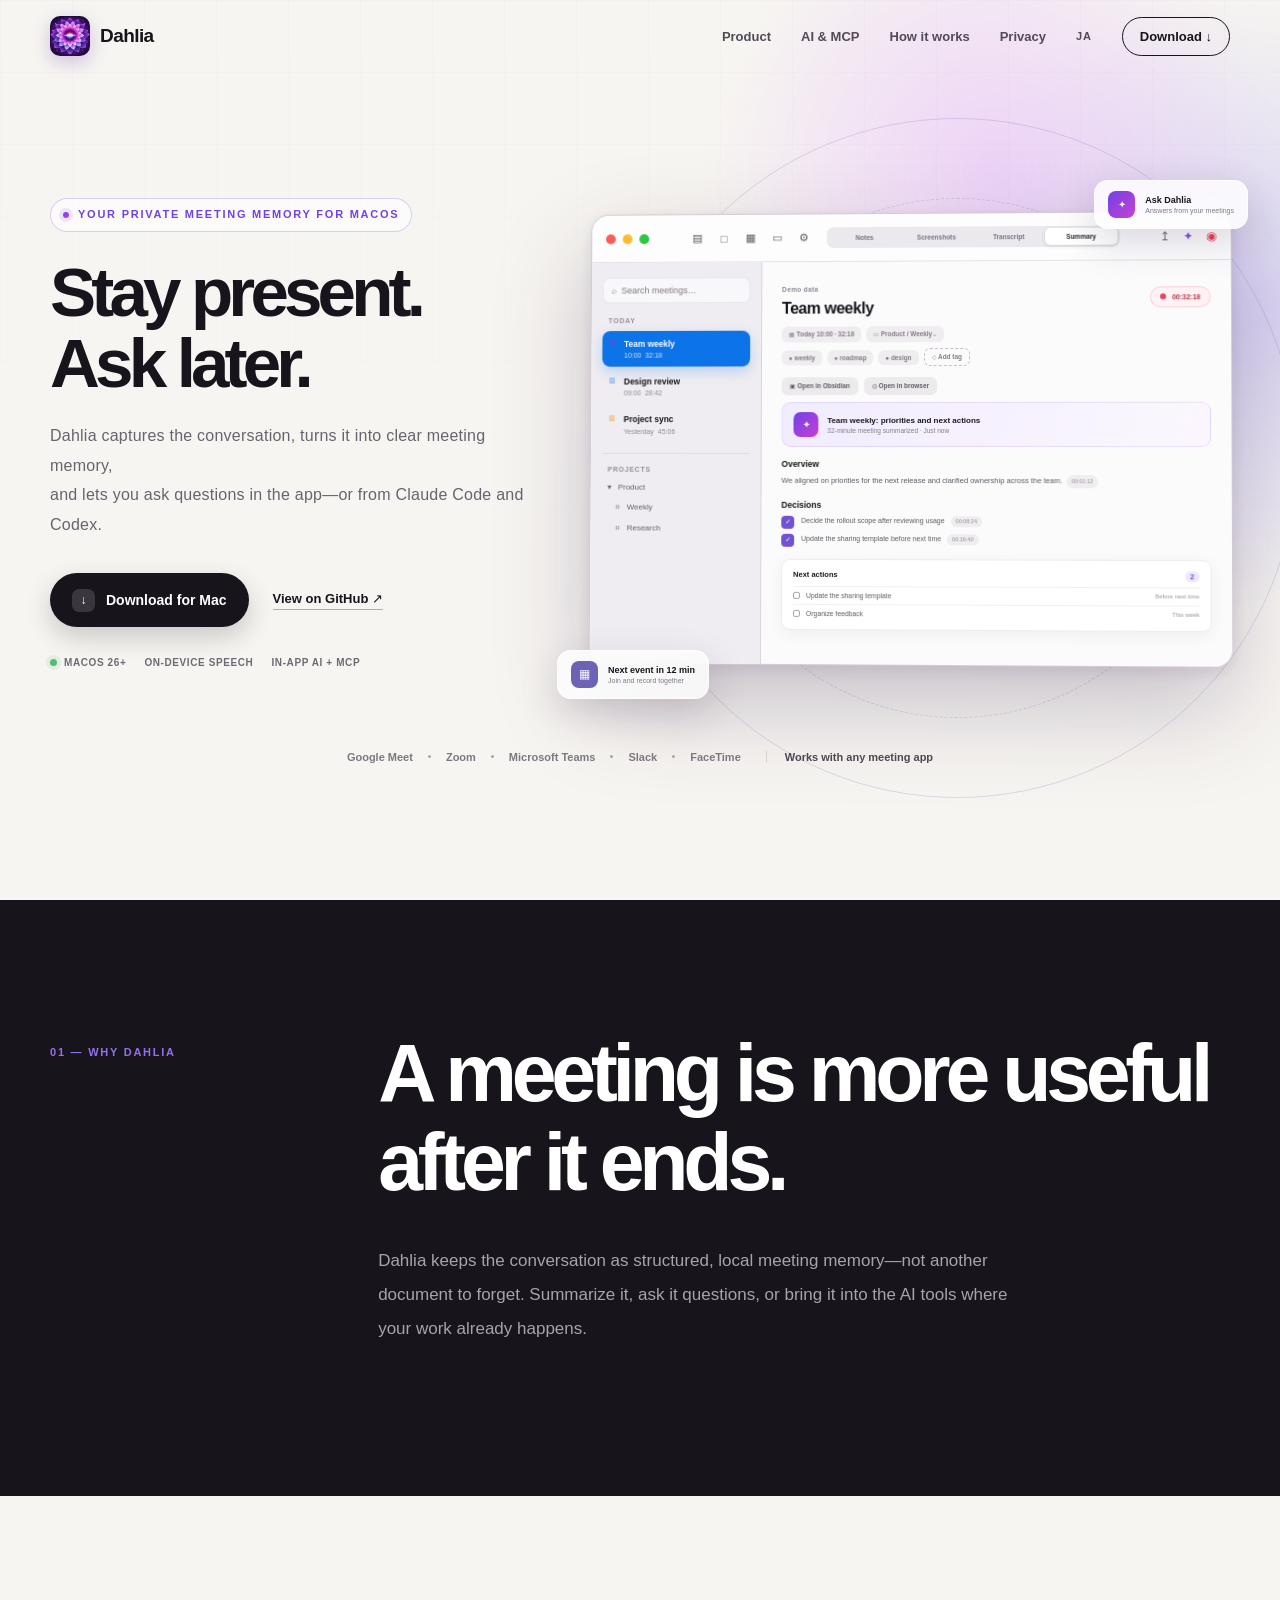
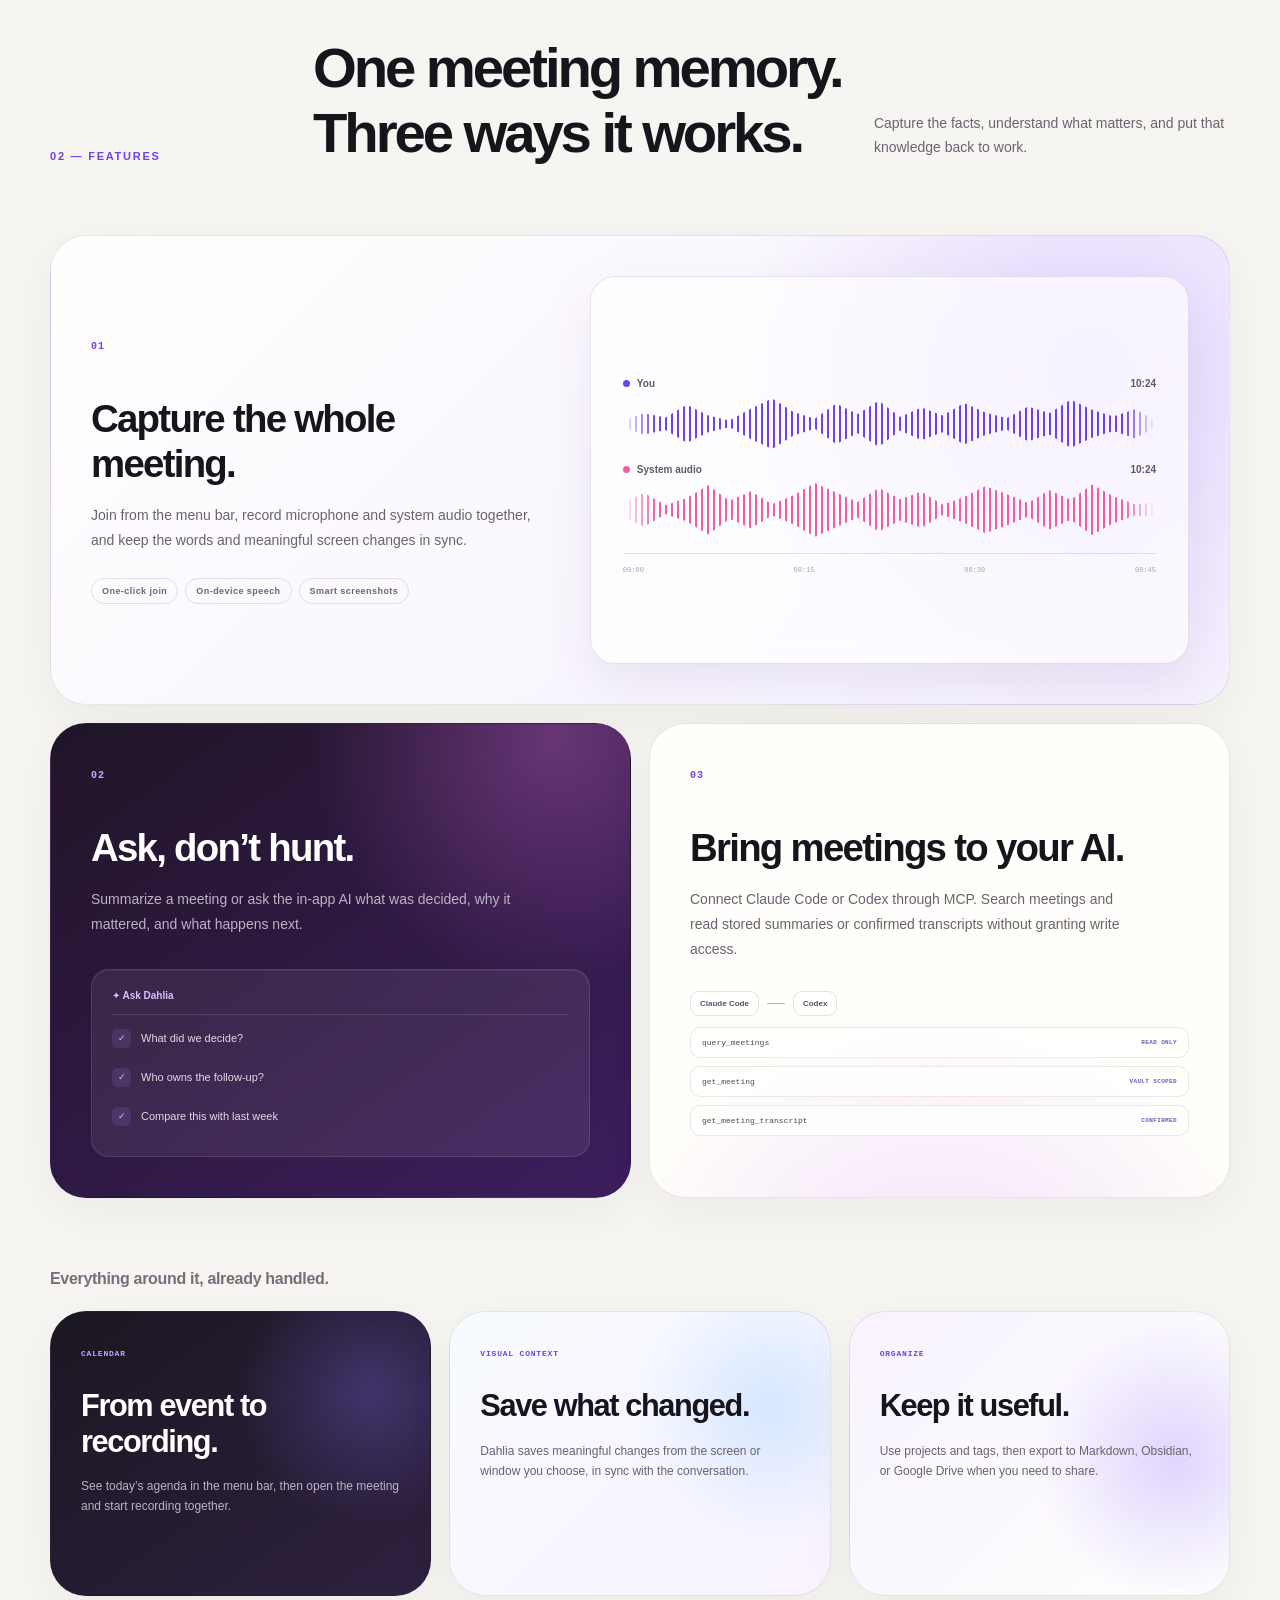
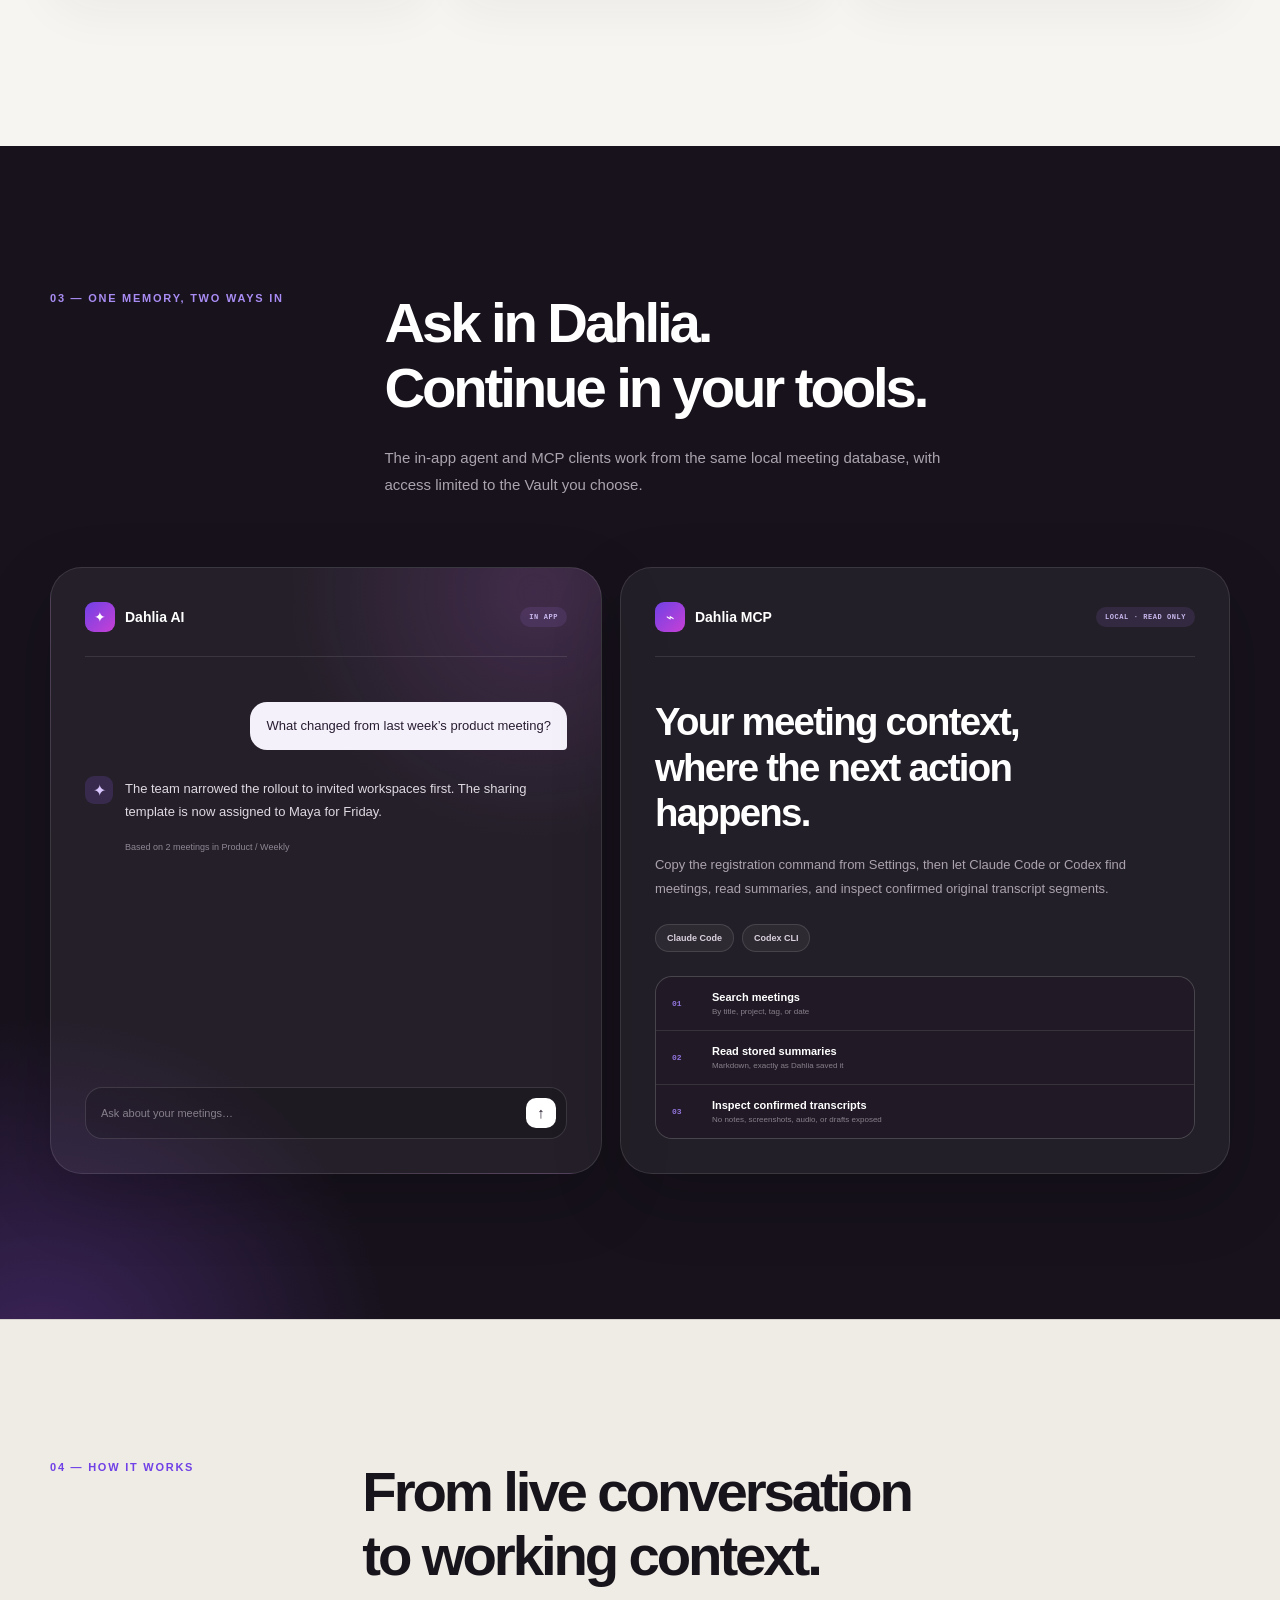
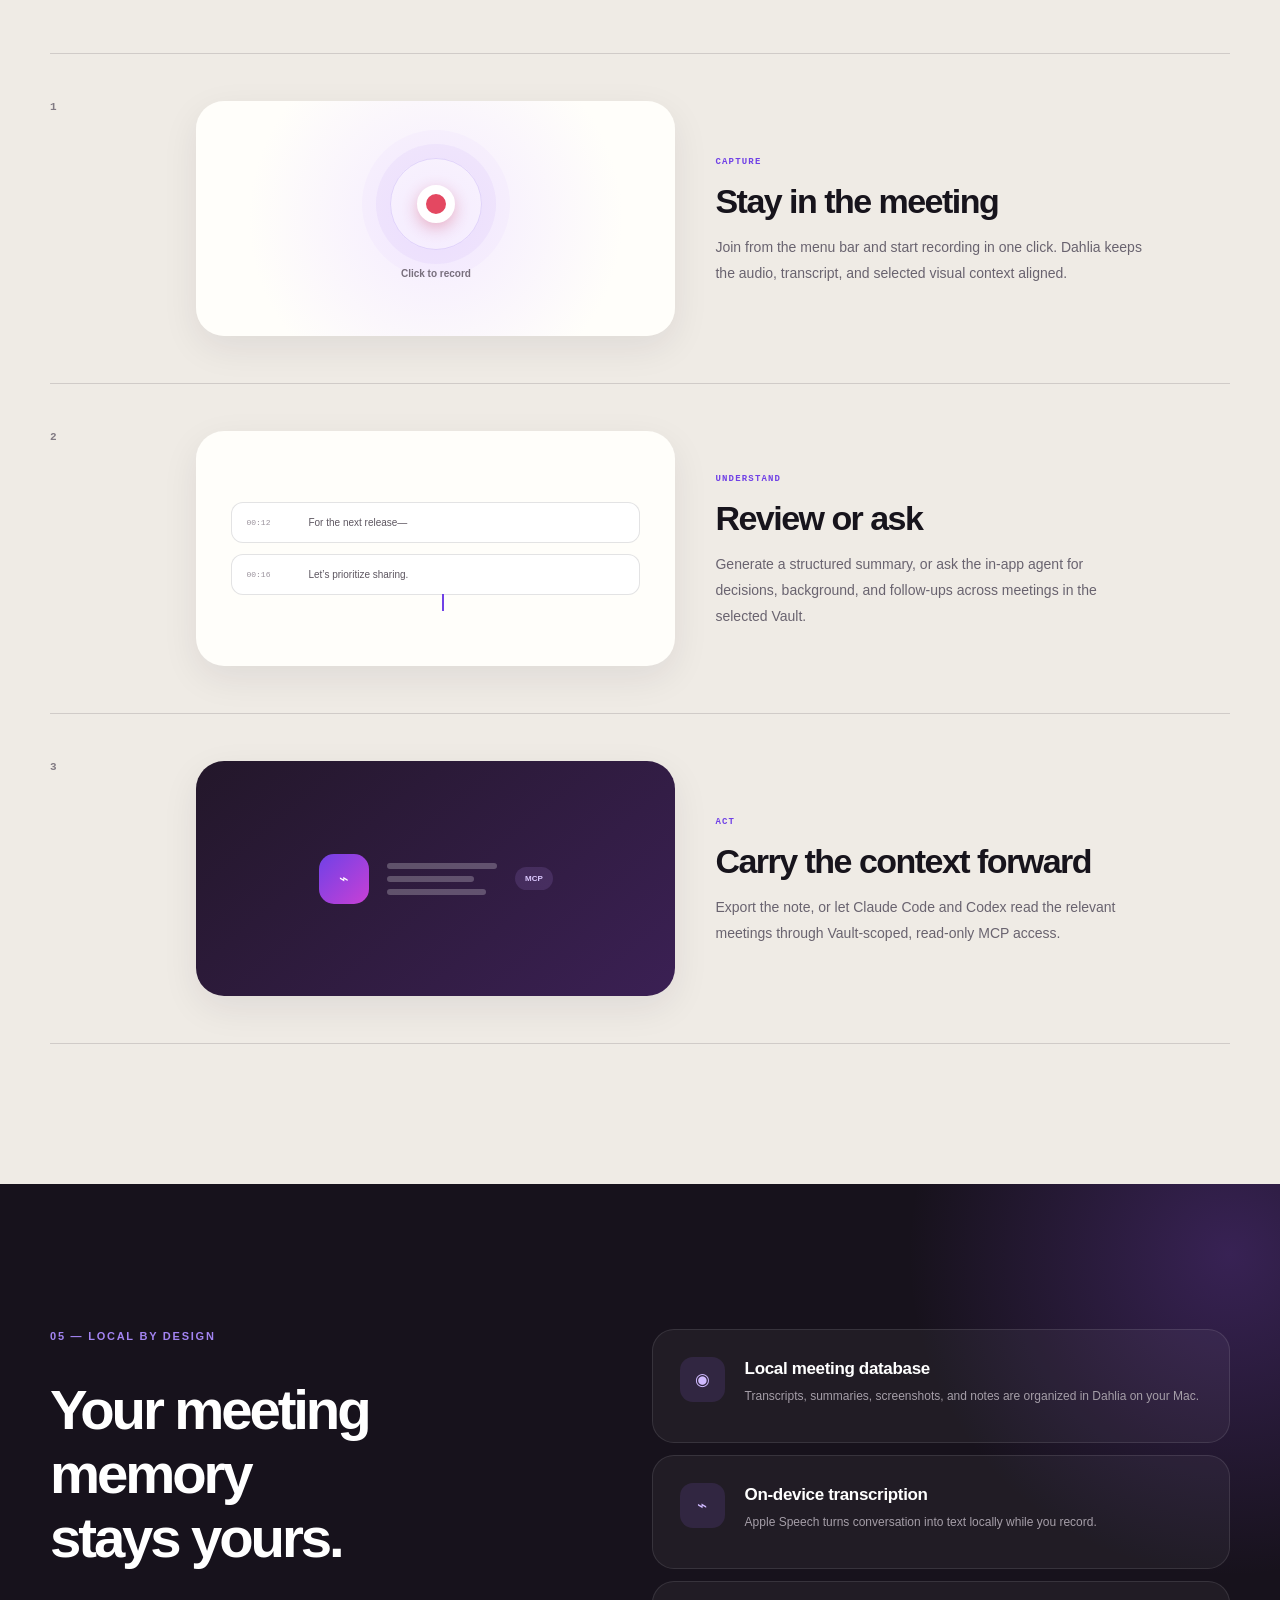
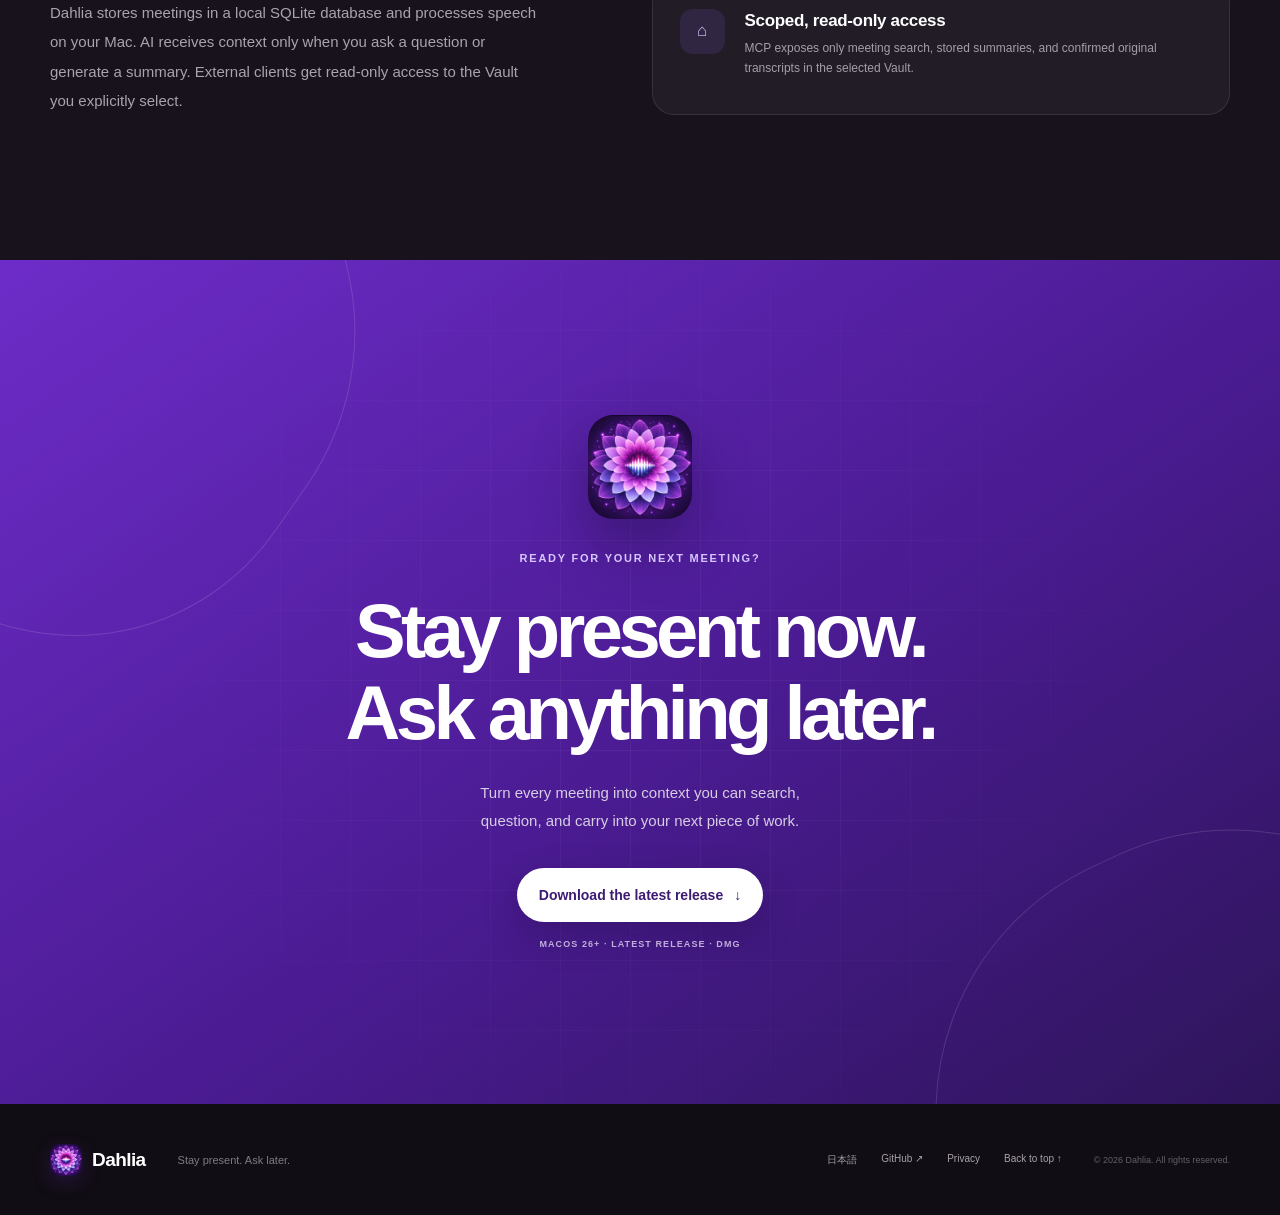
<file: index.html>
<!doctype html>
<html lang="en">
  <head>
    <meta charset="UTF-8" />
    <meta name="viewport" content="width=device-width, initial-scale=1.0" />
    <meta name="theme-color" content="#f7f5f1" />
    <meta
      name="description"
      content="Dahlia records and transcribes meetings on your Mac, then lets you summarize, ask questions, and securely access meeting knowledge from Claude Code or Codex through a read-only MCP server."
    />
    <meta property="og:type" content="website" />
    <meta property="og:locale" content="en_US" />
    <meta property="og:site_name" content="Dahlia" />
    <meta property="og:title" content="Dahlia — Stay present. Ask later." />
    <meta
      property="og:description"
      content="Capture every meeting, ask Dahlia what mattered, and bring your meeting memory into Claude Code or Codex through read-only MCP access."
    />
    <meta
      property="og:url"
      content="https://dahlia-mtg.github.io/"
    />
    <meta
      property="og:image"
      content="https://dahlia-mtg.github.io/assets/og-ai.png"
    />
    <meta name="twitter:card" content="summary_large_image" />
    <meta name="twitter:title" content="Dahlia — Stay present. Ask later." />
    <meta
      name="twitter:description"
      content="Capture every meeting, ask Dahlia what mattered, and bring your meeting memory into Claude Code or Codex through read-only MCP access."
    />
    <meta
      name="twitter:image"
      content="https://dahlia-mtg.github.io/assets/og-ai.png"
    />
    <link rel="canonical" href="https://dahlia-mtg.github.io/" />
    <link rel="alternate" hreflang="ja" href="https://dahlia-mtg.github.io/ja/" />
    <link rel="alternate" hreflang="en" href="https://dahlia-mtg.github.io/" />
    <link rel="alternate" hreflang="x-default" href="https://dahlia-mtg.github.io/" />
    <link rel="icon" type="image/png" href="assets/app-icon.png" />
    <link rel="apple-touch-icon" href="assets/app-icon.png" />
    <link rel="manifest" href="site.webmanifest" />
    <link rel="stylesheet" href="styles.css" />
    <title>Dahlia — Stay present. Ask later.</title>
  </head>
  <body>
    <a class="skip-link" href="#main">Skip to content</a>

    <header class="site-header" data-header>
      <div class="nav-shell">
        <a class="brand" href="#top" aria-label="Dahlia home">
          <img src="assets/app-icon.png" alt="" width="40" height="40" />
          <span>Dahlia</span>
        </a>

        <button
          class="nav-toggle"
          type="button"
          aria-expanded="false"
          aria-controls="site-nav"
          aria-label="Open menu"
          data-nav-toggle
        >
          <span></span><span></span>
        </button>

        <nav id="site-nav" class="site-nav" aria-label="Main navigation" data-nav>
          <a href="#features">Product</a>
          <a href="#ai">AI &amp; MCP</a>
          <a href="#workflow">How it works</a>
          <a href="#privacy">Privacy</a>
          <a class="language-link" href="ja/" lang="ja" aria-label="このページを日本語で表示">JA</a>
          <a
            class="nav-cta"
            href="https://github.com/dahlia-mtg/dahlia/releases/latest/download/Dahlia.dmg"
            aria-label="Download the latest Dahlia DMG"
          >
            Download <span aria-hidden="true">↓</span>
          </a>
        </nav>
      </div>
    </header>

    <main id="main">
      <section class="hero" id="top">
        <div class="hero-glow" aria-hidden="true"></div>
        <div class="hero-grid" aria-hidden="true"></div>
        <div class="section-shell hero-layout">
          <div class="hero-copy">
            <div class="eyebrow reveal">Your private meeting memory for macOS</div>
            <h1 class="reveal reveal-delay-1">
              Stay present.<br />
              <span>Ask later.</span>
            </h1>
            <p class="hero-lead reveal reveal-delay-2">
              Dahlia captures the conversation, turns it into clear meeting memory,<br class="desktop-break" />
              and lets you ask questions in the app—or from Claude Code and Codex.
            </p>
            <div class="hero-actions reveal reveal-delay-3">
              <a
                class="button button-primary"
                href="https://github.com/dahlia-mtg/dahlia/releases/latest/download/Dahlia.dmg"
                aria-label="Download the latest Dahlia DMG"
              >
                <span class="button-mark" aria-hidden="true">↓</span>
                Download for Mac
              </a>
              <a class="text-link" href="https://github.com/dahlia-mtg/dahlia" target="_blank" rel="noreferrer">View on GitHub <span aria-hidden="true">↗</span></a>
            </div>
            <div class="hero-meta reveal reveal-delay-3" aria-label="Compatibility">
              <span><i aria-hidden="true"></i> macOS 26+</span>
              <span>On-device speech</span>
              <span>In-app AI + MCP</span>
            </div>
          </div>

          <div class="product-stage reveal reveal-delay-2" aria-label="Preview of the Dahlia app">
            <div class="stage-orbit stage-orbit-one" aria-hidden="true"></div>
            <div class="stage-orbit stage-orbit-two" aria-hidden="true"></div>
            <div class="floating-note note-one" aria-hidden="true">
              <span class="note-icon">✦</span>
              <span><b>Ask Dahlia</b><small>Answers from your meetings</small></span>
            </div>
            <div class="floating-note note-two" aria-hidden="true">
              <span class="menu-note-icon">▦</span>
              <span><b>Next event in 12 min</b><small>Join and record together</small></span>
            </div>

            <div class="mac-window">
              <div class="window-bar">
                <div class="traffic-lights" aria-hidden="true"><i></i><i></i><i></i></div>
                <div class="window-tools" aria-hidden="true">
                  <span>▤</span><span>□</span><span>▦</span><span>▭</span><span>⚙</span>
                </div>
                <div class="app-tabs" role="tablist" aria-label="Dahlia content views">
                  <button id="notes-tab" type="button" role="tab" tabindex="-1" aria-selected="false" aria-controls="notes-panel" data-app-tab="notes">Notes</button>
                  <button id="screenshots-tab" type="button" role="tab" tabindex="-1" aria-selected="false" aria-controls="screenshots-panel" data-app-tab="screenshots">Screenshots</button>
                  <button id="transcript-tab" type="button" role="tab" tabindex="-1" aria-selected="false" aria-controls="transcript-panel" data-app-tab="transcript">Transcript</button>
                  <button id="summary-tab" class="active" type="button" role="tab" aria-selected="true" aria-controls="summary-panel" data-app-tab="summary">Summary</button>
                </div>
                <div class="window-actions" aria-hidden="true"><span>↥</span><span>✦</span><span class="window-record">◉</span></div>
              </div>
              <div class="window-body">
                <aside class="app-sidebar">
                  <div class="search-bar">⌕&nbsp;&nbsp;Search meetings…</div>
                  <small>Today</small>
                  <button class="meeting-row active" type="button" tabindex="-1">
                    <i class="meeting-icon purple">▥</i>
                    <span><b>Team weekly</b><em>10:00&nbsp;&nbsp;32:18</em></span>
                  </button>
                  <button class="meeting-row" type="button" tabindex="-1">
                    <i class="meeting-icon blue">▥</i>
                    <span><b>Design review</b><em>09:00&nbsp;&nbsp;28:42</em></span>
                  </button>
                  <button class="meeting-row" type="button" tabindex="-1">
                    <i class="meeting-icon amber">▥</i>
                    <span><b>Project sync</b><em>Yesterday&nbsp;&nbsp;45:06</em></span>
                  </button>
                  <div class="sidebar-projects">
                    <small>Projects</small>
                    <p>▾ &nbsp; Product</p>
                    <p>　⌗ &nbsp; Weekly</p>
                    <p>　⌗ &nbsp; Research</p>
                  </div>
                </aside>

                <div class="app-main">
                  <div class="meeting-header">
                    <div>
                      <span class="demo-badge">Demo data</span>
                      <h2>Team weekly</h2>
                    </div>
                    <div class="record-badge"><i></i> 00:32:18</div>
                  </div>
                  <div class="meeting-meta" aria-hidden="true">
                    <span>▦ Today 10:00 · 32:18</span><span>▭ Product / Weekly⌄</span>
                  </div>
                  <div class="meeting-tags" aria-hidden="true">
                    <span>● weekly</span><span>● roadmap</span><span>● design</span><b>◇ Add tag</b>
                  </div>

                  <div id="summary-panel" class="app-panel" role="tabpanel" aria-labelledby="summary-tab" data-app-panel="summary">
                    <div class="summary-toolbar" aria-hidden="true"><span>▣ Open in Obsidian</span><span>◎ Open in browser</span></div>
                    <div class="summary-intro">
                      <span class="sparkle">✦</span>
                      <div><b>Team weekly: priorities and next actions</b><small>32-minute meeting summarized · Just now</small></div>
                    </div>
                    <div class="summary-block">
                      <h3>Overview</h3>
                      <p>We aligned on priorities for the next release and clarified ownership across the team.<em>00:01:12</em></p>
                    </div>
                    <div class="summary-block">
                      <h3>Decisions</h3>
                      <ul>
                        <li><i>✓</i><span>Decide the rollout scope after reviewing usage <em>00:08:24</em></span></li>
                        <li><i>✓</i><span>Update the sharing template before next time <em>00:16:40</em></span></li>
                      </ul>
                    </div>
                    <div class="action-card">
                      <div><span>Next actions</span><b>2</b></div>
                      <p><i></i> Update the sharing template <small>Before next time</small></p>
                      <p><i></i> Organize feedback <small>This week</small></p>
                    </div>
                  </div>

                  <div id="transcript-panel" class="app-panel transcript-panel" role="tabpanel" aria-labelledby="transcript-tab" data-app-panel="transcript" hidden>
                    <div class="transcript-line">
                      <time>00:28:12</time><span class="speaker speaker-a">Mic</span>
                      <p>For the next release, let’s prioritize the sharing flow.</p>
                    </div>
                    <div class="transcript-line">
                      <time>00:28:24</time><span class="speaker speaker-b">System</span>
                      <p>Let’s review usage before deciding how broadly to release it.</p>
                    </div>
                    <div class="transcript-line">
                      <time>00:29:03</time><span class="speaker speaker-a">Mic</span>
                      <p>I’ll update the sharing template before our next meeting.</p>
                    </div>
                    <div class="transcript-line current">
                      <time>00:32:18</time><span class="speaker speaker-b">System</span>
                      <p>Let’s confirm owners and deadlines, then wrap up. <i></i></p>
                    </div>
                    <div class="listening-line"><i></i> Listening…</div>
                  </div>

                  <div id="screenshots-panel" class="app-panel screenshots-panel" role="tabpanel" aria-labelledby="screenshots-tab" data-app-panel="screenshots" hidden>
                    <div class="shot-grid" aria-label="Sample screenshots">
                      <div class="shot-card"><div class="shot-art shot-art-a"><i></i><i></i><i></i></div><span>00:04:16</span></div>
                      <div class="shot-card"><div class="shot-art shot-art-b"><i></i><i></i><i></i></div><span>00:11:43</span></div>
                      <div class="shot-card"><div class="shot-art shot-art-c"><i></i><i></i><i></i></div><span>00:18:27</span></div>
                      <div class="shot-card"><div class="shot-art shot-art-d"><i></i><i></i><i></i></div><span>00:26:05</span></div>
                    </div>
                  </div>

                  <div id="notes-panel" class="app-panel notes-panel" role="tabpanel" aria-labelledby="notes-tab" data-app-panel="notes" hidden>
                    <div class="notes-paper">
                      <span>Meeting notes</span>
                      <p>• Confirm priorities for the next release</p>
                      <p>・Update the sharing template</p>
                      <p>• Organize feedback before the next meeting</p>
                    </div>
                  </div>
                </div>
              </div>
            </div>
          </div>
        </div>

        <div class="section-shell proof-strip reveal">
          <span>Google Meet</span><i></i><span>Zoom</span><i></i><span>Microsoft Teams</span><i></i><span>Slack</span><i></i><span>FaceTime</span>
          <strong>Works with any meeting app</strong>
        </div>
      </section>

      <section class="statement-section">
        <div class="section-shell statement-grid">
          <p class="section-index reveal">01 — WHY DAHLIA</p>
          <div>
            <h2 class="statement reveal">
              A meeting is more useful<br />
              <span>after it ends.</span>
            </h2>
            <p class="statement-copy reveal">
              Dahlia keeps the conversation as structured, local meeting memory—not another document to forget.
              Summarize it, ask it questions, or bring it into the AI tools where your work already happens.
            </p>
          </div>
        </div>
      </section>

      <section class="features-section" id="features">
        <div class="section-shell">
          <div class="section-heading reveal">
            <p class="section-index">02 — FEATURES</p>
            <h2>One meeting memory.<br />Three ways it works.</h2>
            <p>Capture the facts, understand what matters, and put that knowledge back to work.</p>
          </div>

          <div class="bento-grid">
            <article class="feature-card feature-card-wide feature-audio reveal">
              <div class="feature-copy">
                <span class="feature-number">01</span>
                <h3>Capture the whole meeting.</h3>
                <p>Join from the menu bar, record microphone and system audio together, and keep the words and meaningful screen changes in sync.</p>
                <div class="feature-tags"><span>One-click join</span><span>On-device speech</span><span>Smart screenshots</span></div>
              </div>
              <div class="wave-visual" aria-hidden="true">
                <div class="wave-label"><span><i class="mic-dot"></i> You</span><span>10:24</span></div>
                <div class="waveform wave-one"></div>
                <div class="wave-label"><span><i class="system-dot"></i> System audio</span><span>10:24</span></div>
                <div class="waveform wave-two"></div>
                <div class="wave-time"><span>00:00</span><span>00:15</span><span>00:30</span><span>00:45</span></div>
              </div>
            </article>

            <article class="feature-card feature-agent reveal">
              <span class="feature-number">02</span>
              <h3>Ask, don’t hunt.</h3>
              <p>Summarize a meeting or ask the in-app AI what was decided, why it mattered, and what happens next.</p>
              <div class="mini-summary" aria-hidden="true">
                <span>✦ Ask Dahlia</span>
                <p><i>✓</i> What did we decide?</p>
                <p><i>✓</i> Who owns the follow-up?</p>
                <p><i>✓</i> Compare this with last week</p>
              </div>
            </article>

            <article class="feature-card feature-mcp reveal">
              <span class="feature-number">03</span>
              <h3>Bring meetings to your AI.</h3>
              <p>Connect Claude Code or Codex through MCP. Search meetings and read stored summaries or confirmed transcripts without granting write access.</p>
              <div class="mcp-card-visual" aria-hidden="true">
                <div class="mcp-client-row"><span>Claude Code</span><i></i><span>Codex</span></div>
                <div class="mcp-tool-row"><code>query_meetings</code><b>READ ONLY</b></div>
                <div class="mcp-tool-row"><code>get_meeting</code><b>VAULT SCOPED</b></div>
                <div class="mcp-tool-row"><code>get_meeting_transcript</code><b>CONFIRMED</b></div>
              </div>
            </article>

            <p class="support-heading reveal">Everything around it, already handled.</p>

            <article class="feature-card feature-support feature-menubar reveal">
              <div class="feature-copy">
                <span class="feature-number">CALENDAR</span>
                <h3>From event to recording.</h3>
                <p>See today’s agenda in the menu bar, then open the meeting and start recording together.</p>
                <div class="feature-tags"><span>Calendar agenda</span><span>Join + record</span><span>Quick controls</span></div>
              </div>
              <div class="menubar-visual" aria-hidden="true">
                <div class="mac-menu-strip"><span>▦</span><strong>Product weekly · Starts in 12 min</strong><b>◉</b></div>
                <div class="menu-popover">
                  <small>Today</small>
                  <div class="agenda-event">
                    <div><i>●</i><span class="agenda-details"><b>10:00&nbsp;&nbsp;Product weekly</b><em>Google Calendar</em></span><strong>›</strong></div>
                    <span class="agenda-action"><i>◉</i> Join Meeting (with recording)</span>
                  </div>
                  <hr />
                  <p><i>◉</i> Start Recording</p>
                  <p><i>▤</i> Live Subtitles</p>
                  <p><i>□</i> Open Dahlia</p>
                </div>
              </div>
            </article>

            <article class="feature-card feature-support feature-screenshots reveal">
              <div class="feature-copy">
                <span class="feature-number">VISUAL CONTEXT</span>
                <h3>Save what changed.</h3>
                <p>Dahlia saves meaningful changes from the screen or window you choose, in sync with the conversation.</p>
                <div class="feature-tags"><span>Auto capture</span><span>Change detection</span><span>Multimodal AI</span></div>
              </div>
              <div class="screenshot-capture-visual" aria-hidden="true">
                <div class="capture-settings-row">
                  <span><i></i> Automatic screenshots</span>
                  <b>Every 30 sec</b>
                  <em>20% change</em>
                </div>
                <div class="capture-sequence">
                  <div class="capture-frame">
                    <div class="capture-slide capture-slide-a"><i></i><i></i><i></i></div>
                    <span>00:00</span><b>Saved</b>
                  </div>
                  <div class="capture-connector"><i></i><span>No change</span></div>
                  <div class="capture-frame is-skipped">
                    <div class="capture-slide capture-slide-a"><i></i><i></i><i></i></div>
                    <span>00:30</span><b>Skipped</b>
                  </div>
                  <div class="capture-connector is-active"><i></i><span>Changed</span></div>
                  <div class="capture-frame">
                    <div class="capture-slide capture-slide-b"><i></i><i></i><i></i></div>
                    <span>01:00</span><b>Saved</b>
                  </div>
                </div>
              </div>
            </article>

            <article class="feature-card feature-support feature-organize reveal">
              <div class="feature-copy">
                <span class="feature-number">ORGANIZE</span>
                <h3>Keep it useful.</h3>
                <p>Use projects and tags, then export to Markdown, Obsidian, or Google Drive when you need to share.</p>
                <div class="export-row" aria-label="Supported organization and export destinations">
                  <span>MD</span><span>Ob</span><span>G</span><span>#</span>
                </div>
              </div>
              <div class="folder-visual" aria-hidden="true">
                <div class="folder-card folder-back"><span>RESEARCH</span></div>
                <div class="folder-card folder-middle"><span>MEETINGS</span></div>
                <div class="folder-card folder-front">
                  <small>PROJECT / DAHLIA</small>
                  <h4>Product weekly</h4>
                  <p>Prioritize improvements to the sharing flow in the next release.</p>
                  <div><span>#product</span><span>#weekly</span></div>
                </div>
              </div>
            </article>
          </div>
        </div>
      </section>

      <section class="ai-section" id="ai">
        <div class="ai-glow" aria-hidden="true"></div>
        <div class="section-shell">
          <div class="ai-heading reveal">
            <p class="section-index">03 — ONE MEMORY, TWO WAYS IN</p>
            <div>
              <h2>Ask in Dahlia.<br />Continue in your tools.</h2>
              <p>The in-app agent and MCP clients work from the same local meeting database, with access limited to the Vault you choose.</p>
            </div>
          </div>

          <div class="ai-showcase">
            <article class="agent-demo reveal">
              <div class="demo-topline"><span><i>✦</i> Dahlia AI</span><b>IN APP</b></div>
              <div class="chat-question">What changed from last week’s product meeting?</div>
              <div class="chat-answer">
                <span class="answer-mark">✦</span>
                <div>
                  <p>The team narrowed the rollout to invited workspaces first. The sharing template is now assigned to Maya for Friday.</p>
                  <small>Based on 2 meetings in Product / Weekly</small>
                </div>
              </div>
              <div class="chat-composer"><span>Ask about your meetings…</span><b>↑</b></div>
            </article>

            <article class="mcp-demo reveal">
              <div class="demo-topline"><span><i>⌁</i> Dahlia MCP</span><b>LOCAL · READ ONLY</b></div>
              <h3>Your meeting context, where the next action happens.</h3>
              <p>Copy the registration command from Settings, then let Claude Code or Codex find meetings, read summaries, and inspect confirmed original transcript segments.</p>
              <div class="client-pills" aria-label="Supported MCP clients"><span>Claude Code</span><span>Codex CLI</span></div>
              <ul class="access-list">
                <li><i>01</i><span><b>Search meetings</b><small>By title, project, tag, or date</small></span></li>
                <li><i>02</i><span><b>Read stored summaries</b><small>Markdown, exactly as Dahlia saved it</small></span></li>
                <li><i>03</i><span><b>Inspect confirmed transcripts</b><small>No notes, screenshots, audio, or drafts exposed</small></span></li>
              </ul>
            </article>
          </div>
        </div>
      </section>

      <section class="workflow-section" id="workflow">
        <div class="section-shell">
          <div class="workflow-heading reveal">
            <p class="section-index">04 — HOW IT WORKS</p>
            <h2>From live conversation<br />to working context.</h2>
          </div>

          <ol class="steps-list">
            <li class="step reveal">
              <span class="step-number">1</span>
              <div class="step-visual step-record" aria-hidden="true">
                <span class="record-ring"><i></i></span>
                <p>Click to record</p>
              </div>
              <div class="step-copy"><small>CAPTURE</small><h3>Stay in the meeting</h3><p>Join from the menu bar and start recording in one click. Dahlia keeps the audio, transcript, and selected visual context aligned.</p></div>
            </li>
            <li class="step reveal">
              <span class="step-number">2</span>
              <div class="step-visual step-transcribe" aria-hidden="true">
                <div><span>00:12</span><p>For the next release—</p></div>
                <div><span>00:16</span><p>Let’s prioritize sharing.</p></div>
                <i></i>
              </div>
              <div class="step-copy"><small>UNDERSTAND</small><h3>Review or ask</h3><p>Generate a structured summary, or ask the in-app agent for decisions, background, and follow-ups across meetings in the selected Vault.</p></div>
            </li>
            <li class="step reveal">
              <span class="step-number">3</span>
              <div class="step-visual step-summarize" aria-hidden="true">
                <span>⌁</span><div><i></i><i></i><i></i></div><b>MCP</b>
              </div>
              <div class="step-copy"><small>ACT</small><h3>Carry the context forward</h3><p>Export the note, or let Claude Code and Codex read the relevant meetings through Vault-scoped, read-only MCP access.</p></div>
            </li>
          </ol>
        </div>
      </section>

      <section class="privacy-section" id="privacy">
        <div class="privacy-glow" aria-hidden="true"></div>
        <div class="section-shell privacy-layout">
          <div class="privacy-copy reveal">
            <p class="section-index">05 — LOCAL BY DESIGN</p>
            <h2>Your meeting memory<br />stays yours.</h2>
            <p>
              Dahlia stores meetings in a local SQLite database and processes speech on your Mac.
              AI receives context only when you ask a question or generate a summary.
              External clients get read-only access to the Vault you explicitly select.
            </p>
          </div>
          <div class="privacy-cards">
            <article class="privacy-card reveal">
              <span class="privacy-icon" aria-hidden="true">◉</span>
              <div><h3>Local meeting database</h3><p>Transcripts, summaries, screenshots, and notes are organized in Dahlia on your Mac.</p></div>
            </article>
            <article class="privacy-card reveal">
              <span class="privacy-icon" aria-hidden="true">⌁</span>
              <div><h3>On-device transcription</h3><p>Apple Speech turns conversation into text locally while you record.</p></div>
            </article>
            <article class="privacy-card reveal">
              <span class="privacy-icon" aria-hidden="true">⌂</span>
              <div><h3>Scoped, read-only access</h3><p>MCP exposes only meeting search, stored summaries, and confirmed original transcripts in the selected Vault.</p></div>
            </article>
          </div>
        </div>
      </section>

      <section class="final-cta">
        <div class="cta-petal cta-petal-a" aria-hidden="true"></div>
        <div class="cta-petal cta-petal-b" aria-hidden="true"></div>
        <div class="section-shell cta-inner reveal">
          <img src="assets/app-icon.png" alt="Dahlia" width="104" height="104" />
          <p class="section-index">READY FOR YOUR NEXT MEETING?</p>
          <h2>Stay present now.<br />Ask anything later.</h2>
          <p>Turn every meeting into context you can search,<br />question, and carry into your next piece of work.</p>
          <a
            class="button button-light"
            href="https://github.com/dahlia-mtg/dahlia/releases/latest/download/Dahlia.dmg"
            aria-label="Download the latest Dahlia DMG"
          >
            Download the latest release <span aria-hidden="true">↓</span>
          </a>
          <span class="cta-meta">macOS 26+ · Latest release · DMG</span>
        </div>
      </section>
    </main>

    <footer class="site-footer">
      <div class="section-shell footer-inner">
        <a class="brand footer-brand" href="#top">
          <img src="assets/app-icon.png" alt="" width="32" height="32" />
          <span>Dahlia</span>
        </a>
        <p>Stay present. Ask later.</p>
        <div class="footer-links">
          <a href="ja/" lang="ja">日本語</a>
          <a href="https://github.com/dahlia-mtg/dahlia" target="_blank" rel="noreferrer">GitHub ↗</a>
          <a href="#privacy">Privacy</a>
          <a href="#top">Back to top ↑</a>
        </div>
        <small>© 2026 Dahlia. All rights reserved.</small>
      </div>
    </footer>

    <script src="script.js" defer></script>
  </body>
</html>
</file>
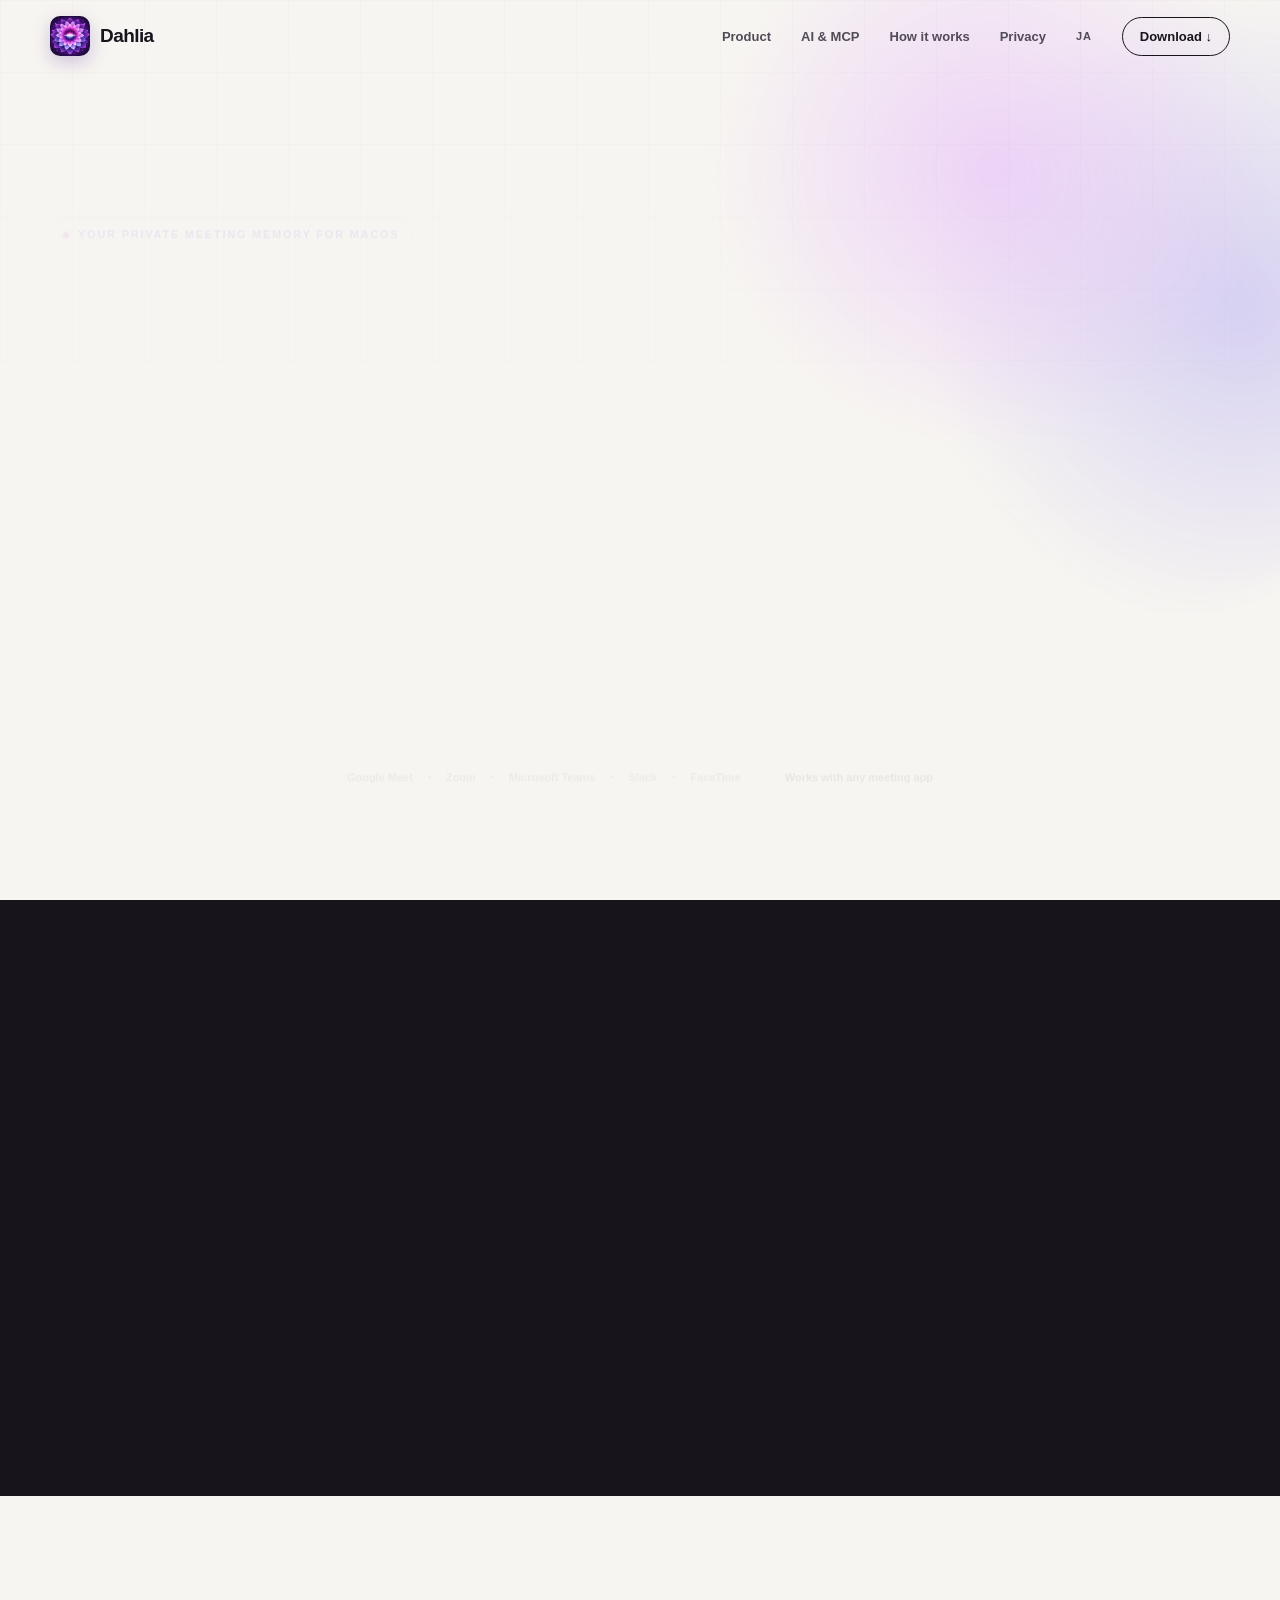
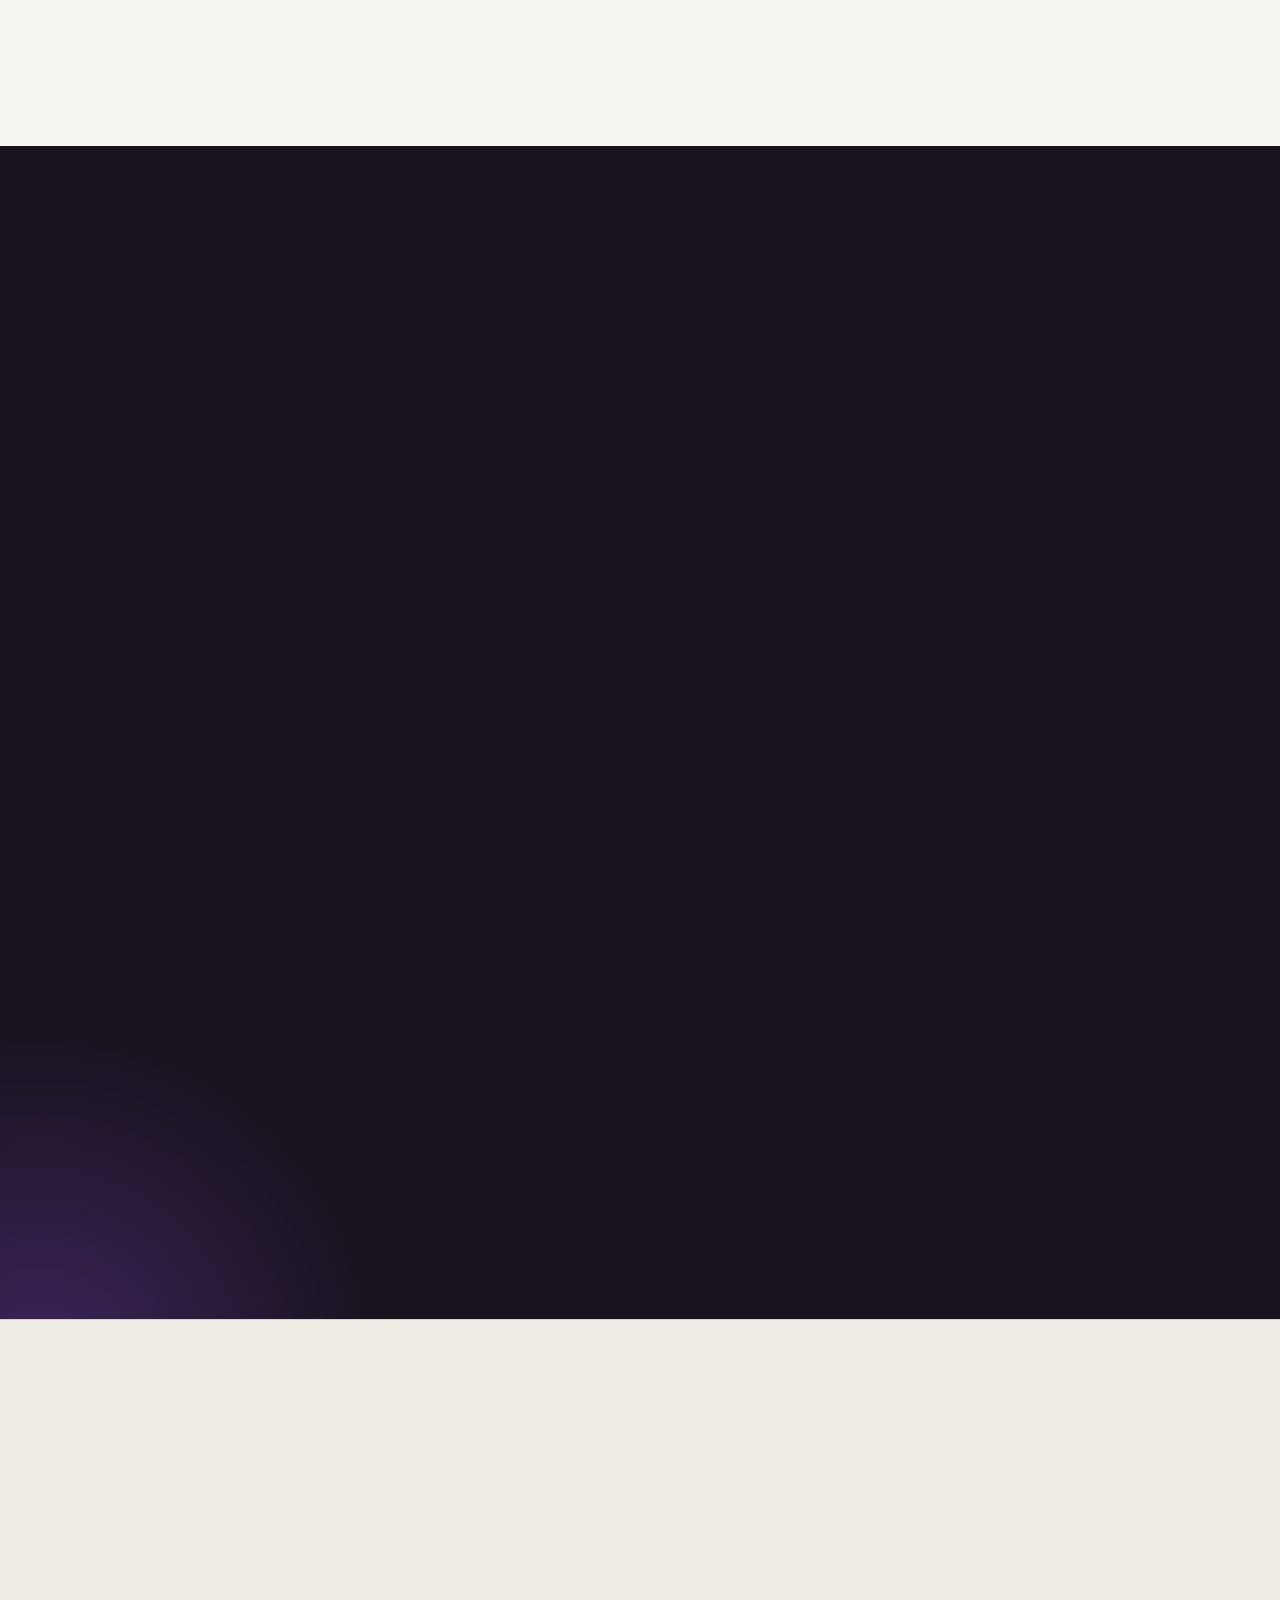
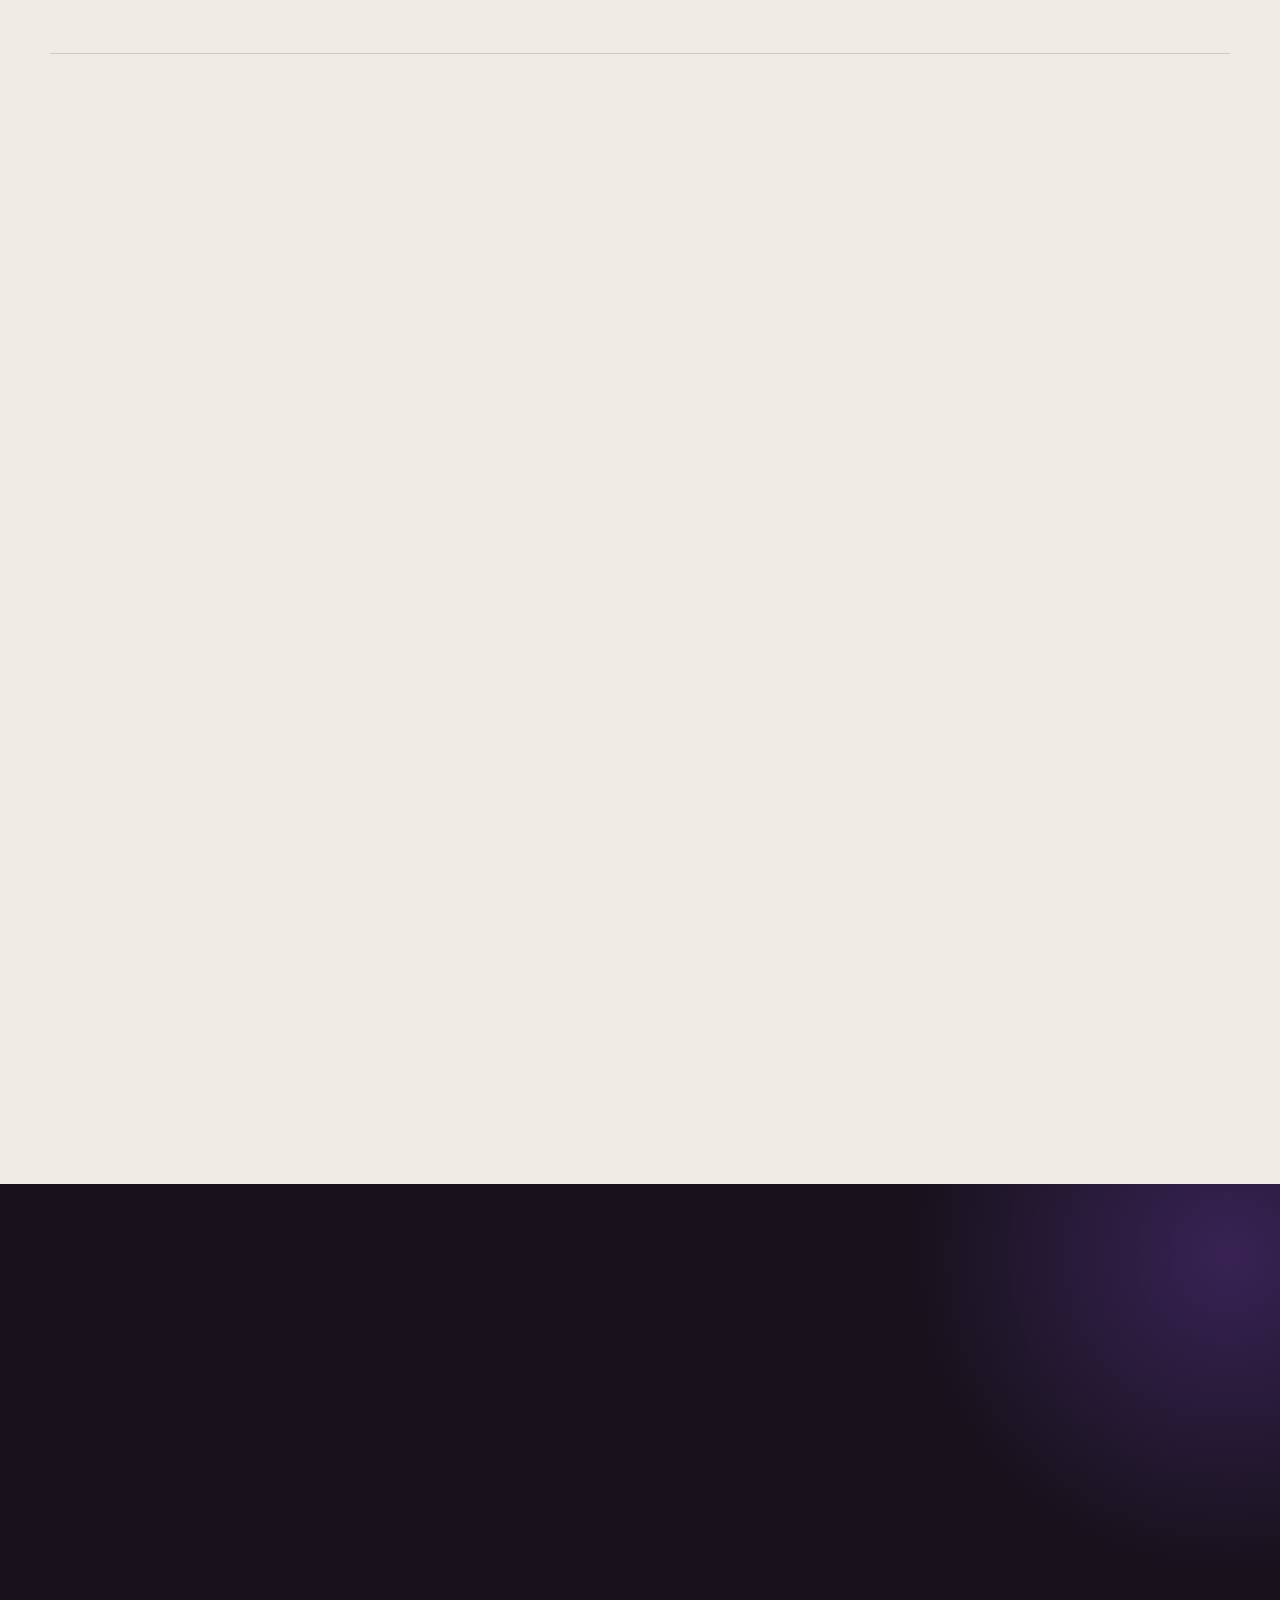
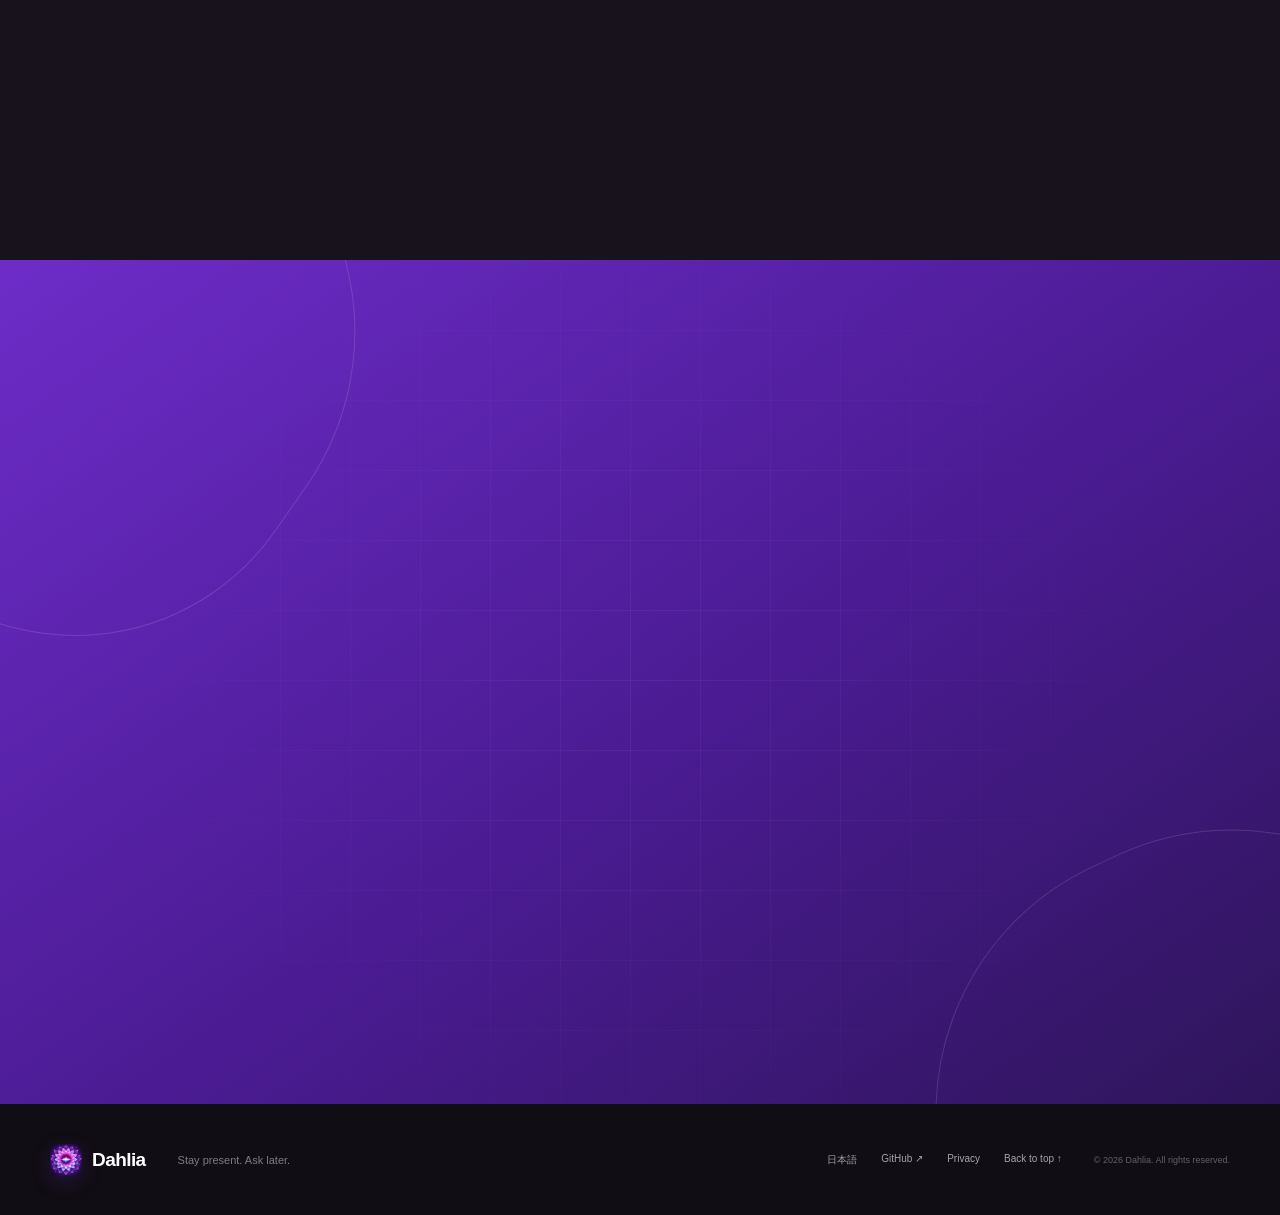
<file: en/index.html>
<!doctype html>
<html lang="en">
  <head>
    <meta charset="UTF-8" />
    <meta name="viewport" content="width=device-width, initial-scale=1.0" />
    <meta http-equiv="refresh" content="0; url=../" />
    <link rel="canonical" href="https://dahlia-mtg.github.io/" />
    <title>Dahlia — Stay present. Ask later.</title>
  </head>
  <body>
    <p>This page has moved to <a href="../">the Dahlia homepage</a>.</p>
  </body>
</html>
</file>
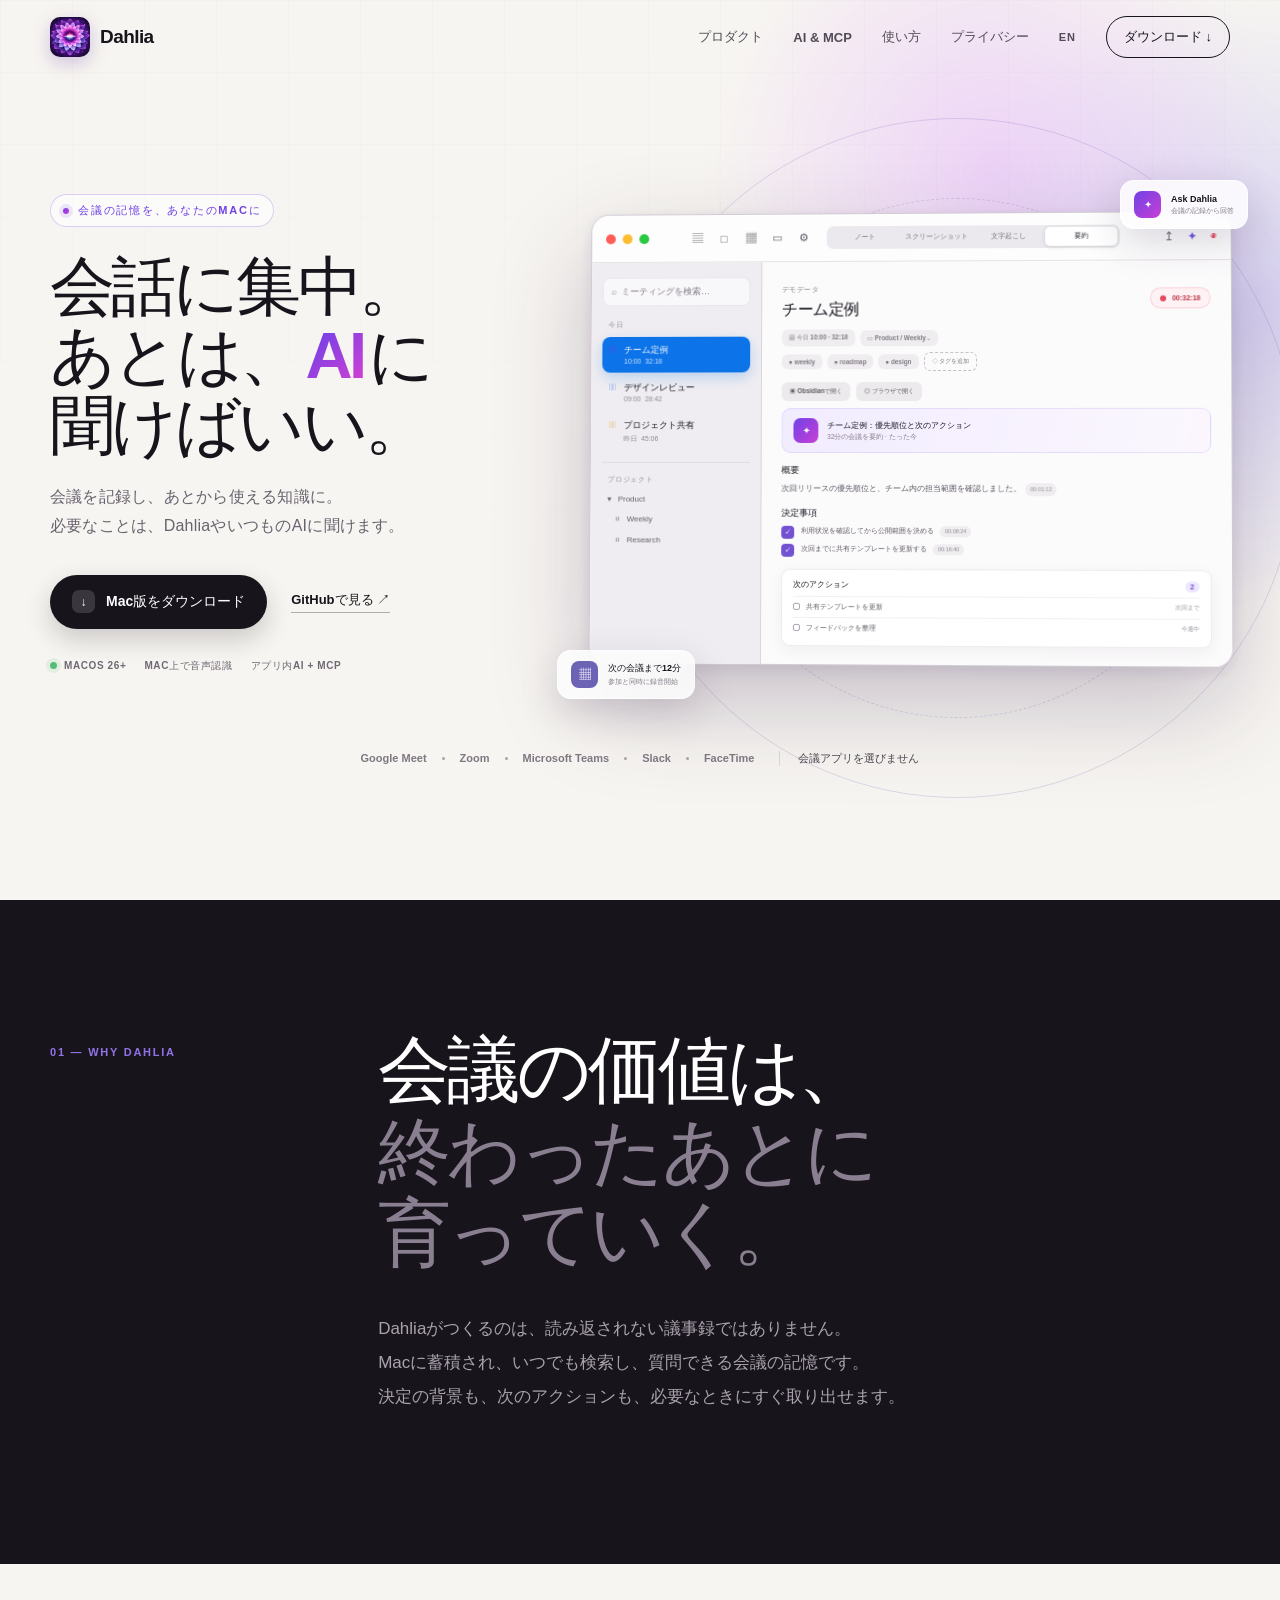
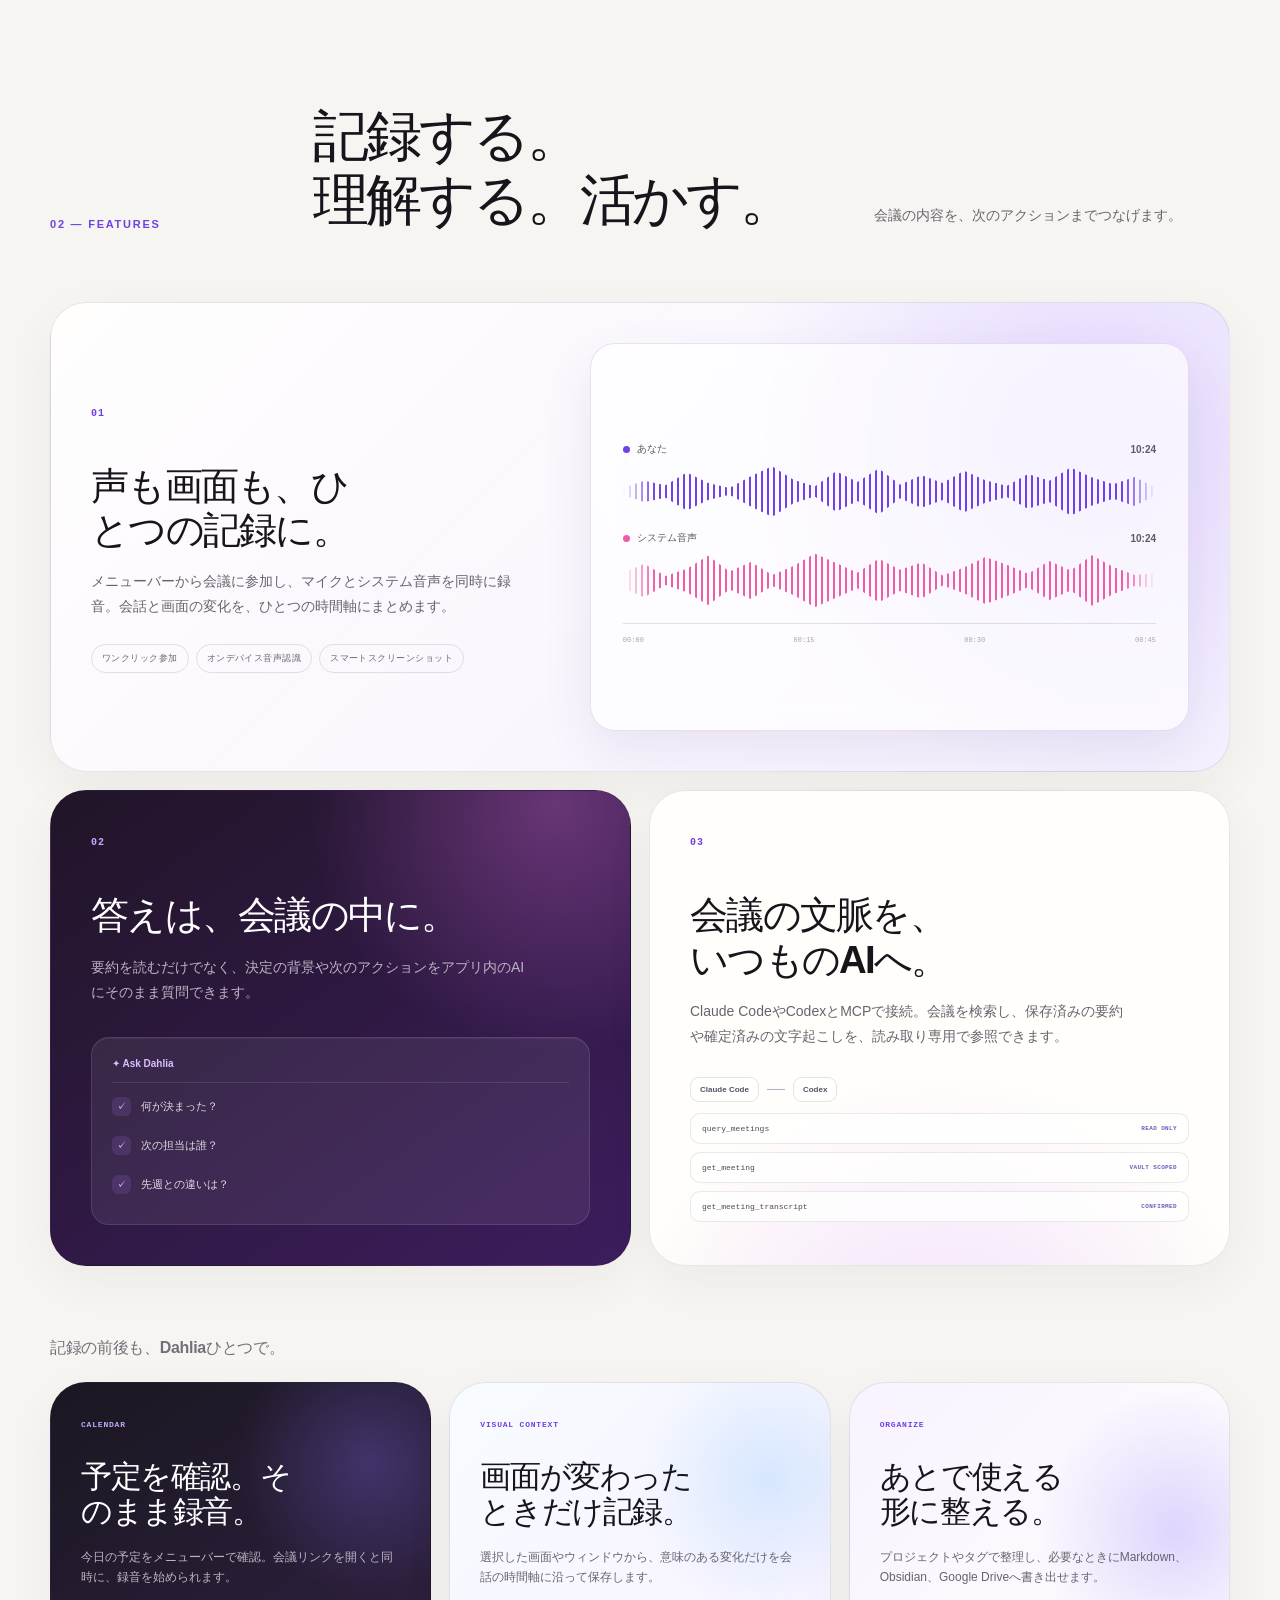
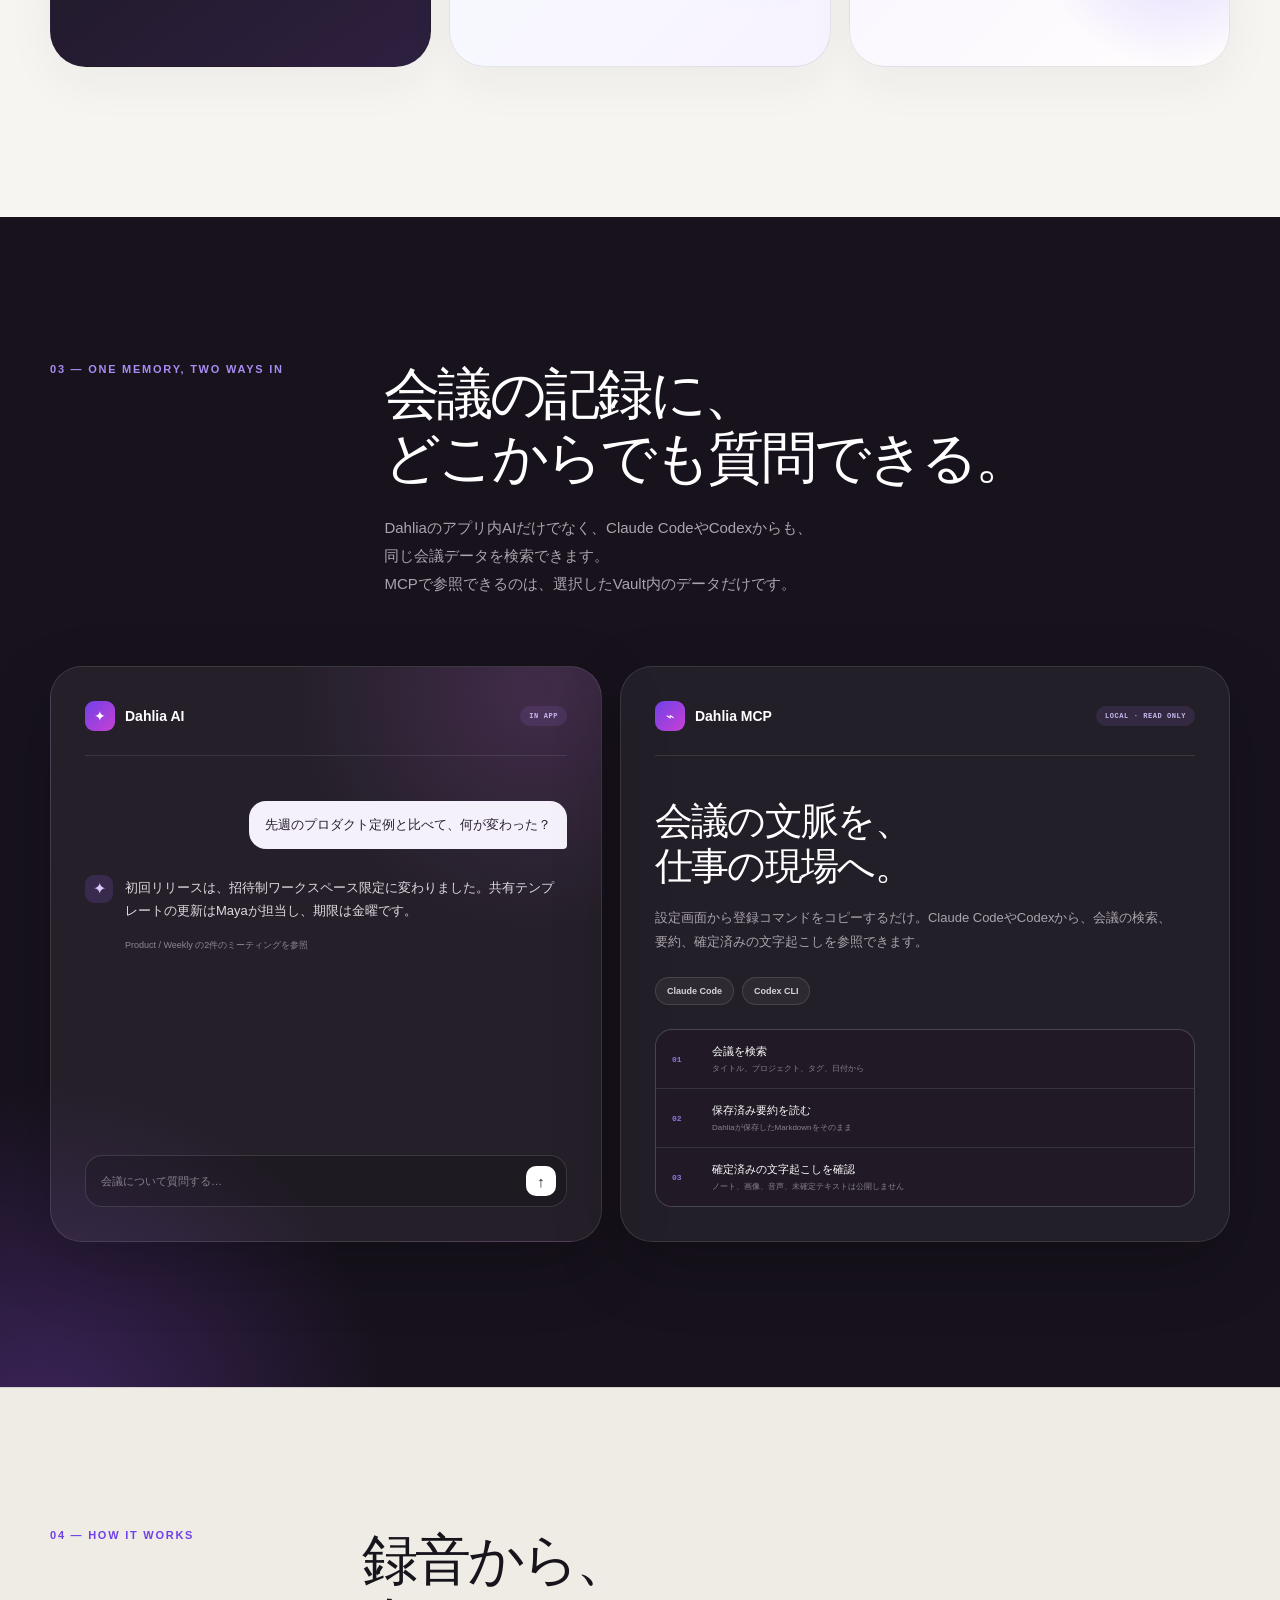
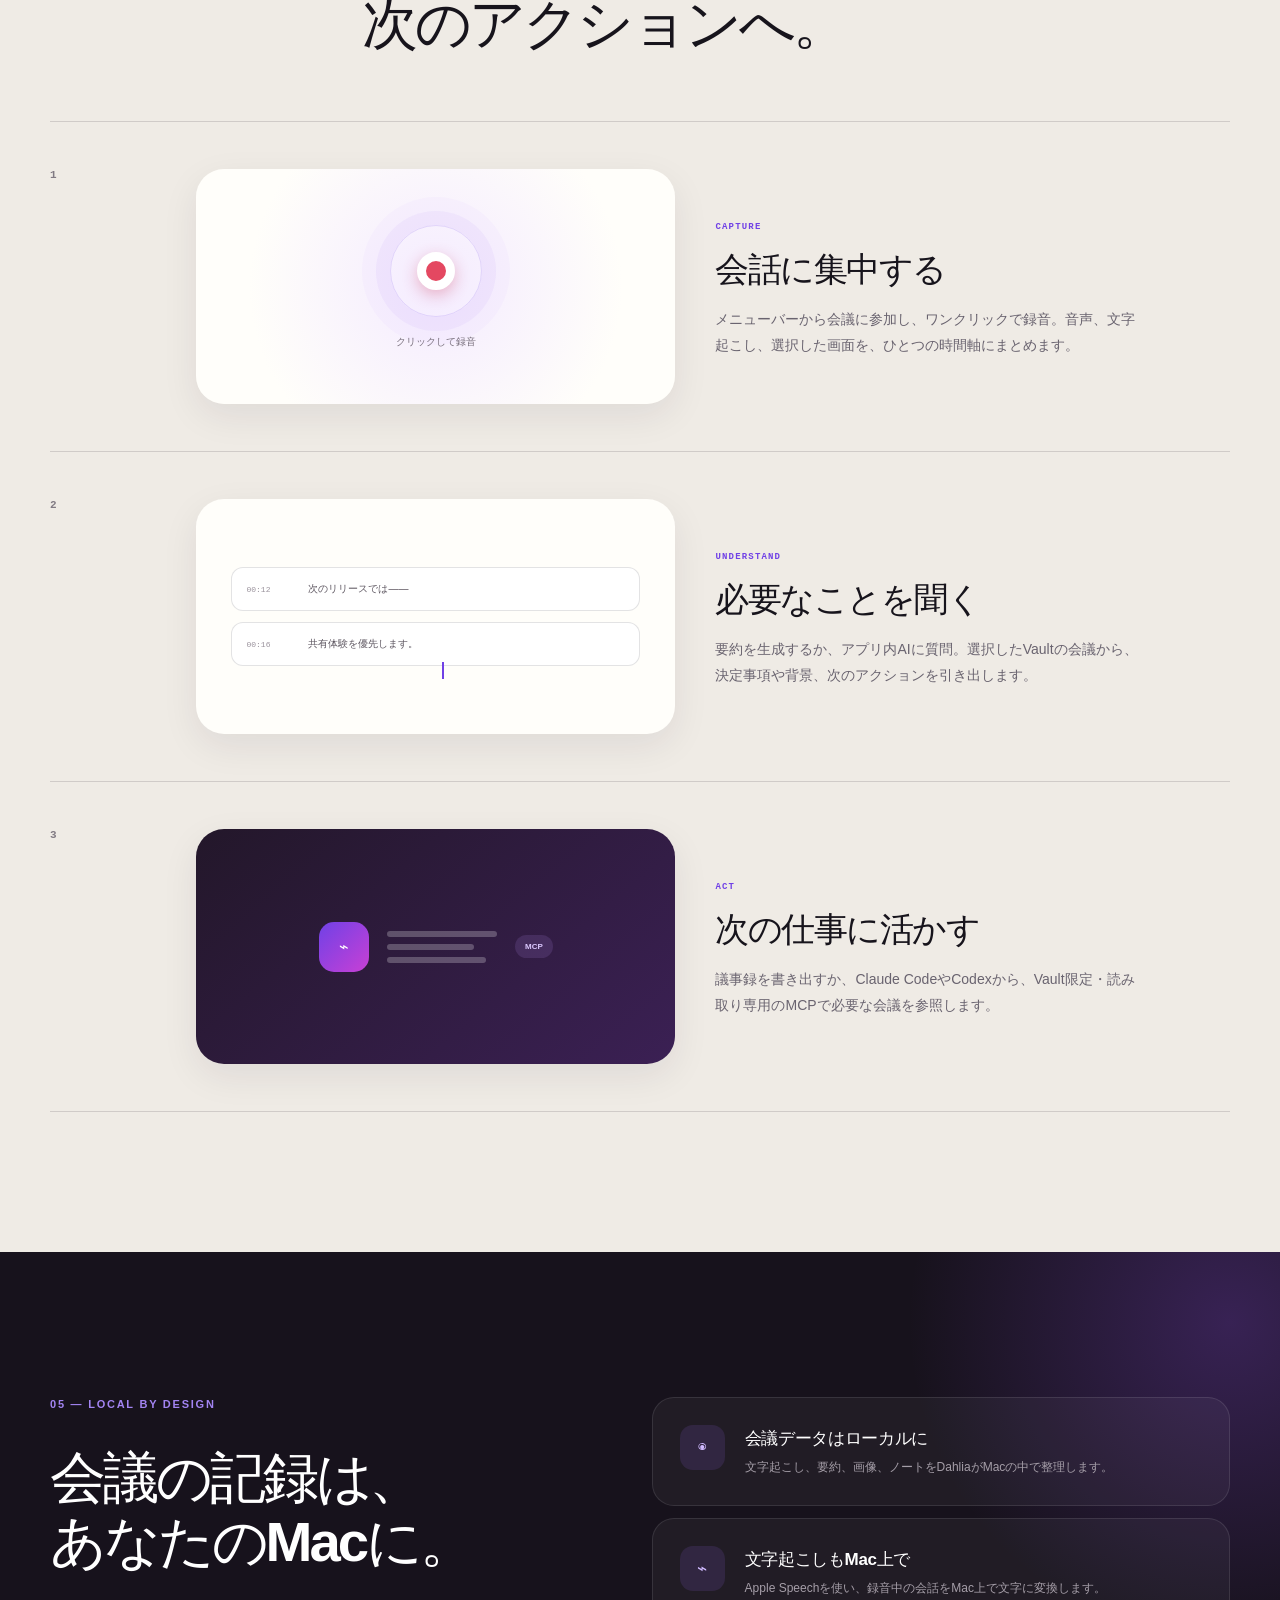
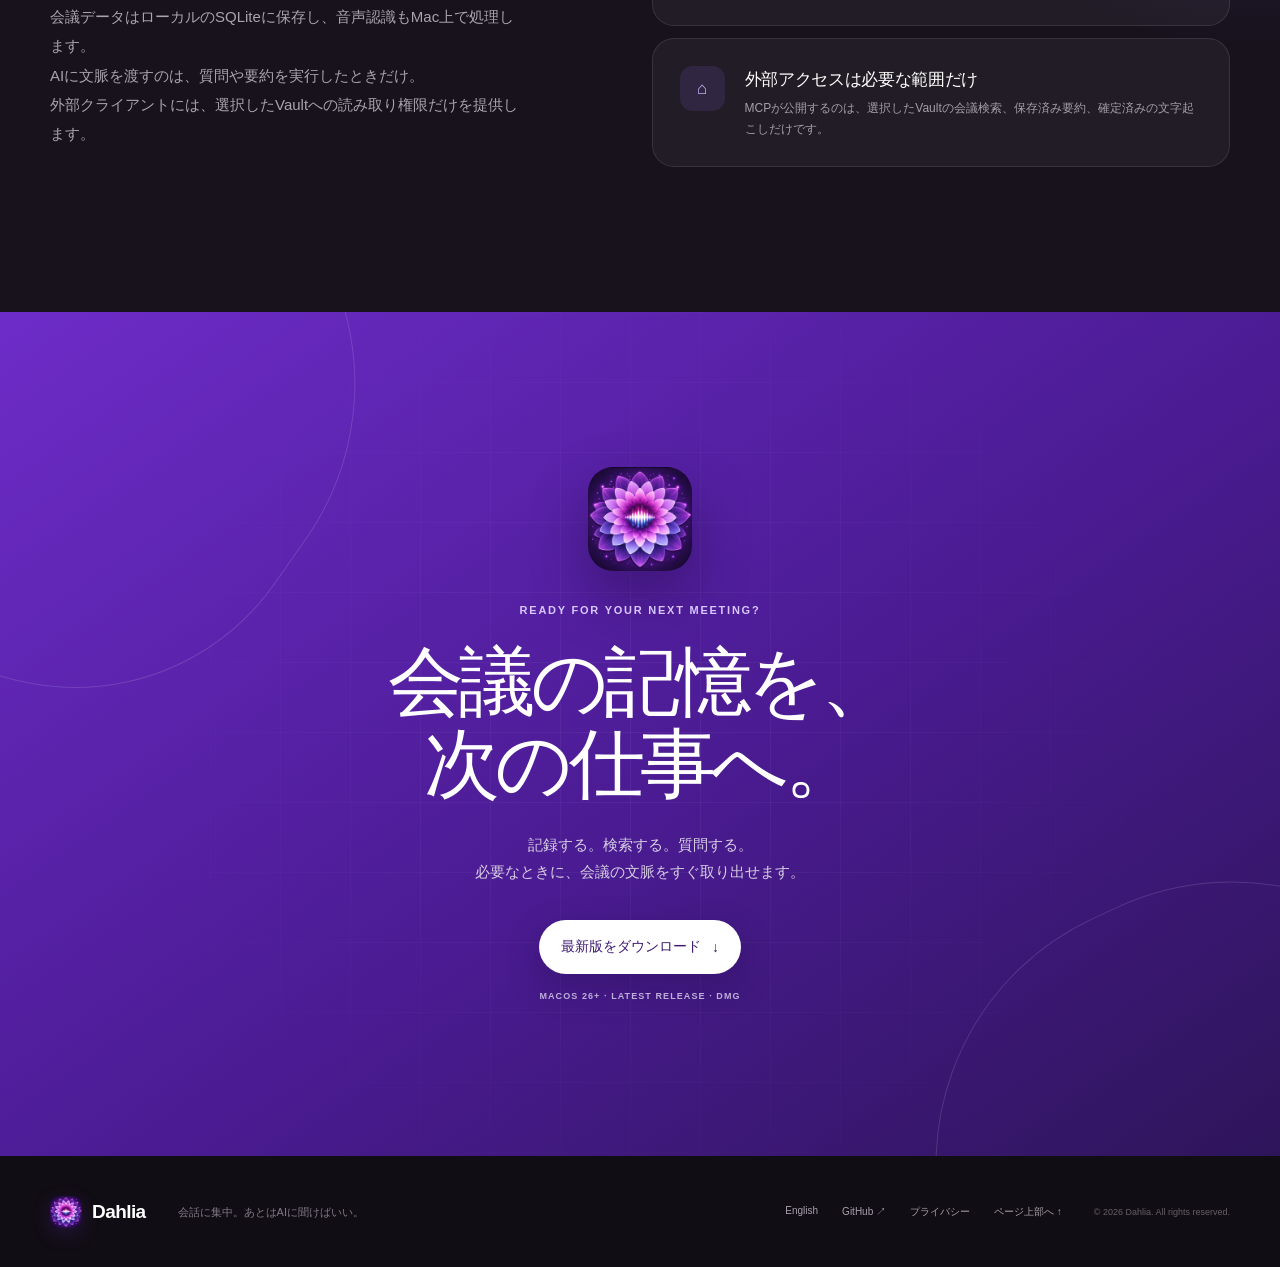
<file: ja/index.html>
<!doctype html>
<html lang="ja">
  <head>
    <meta charset="UTF-8" />
    <meta name="viewport" content="width=device-width, initial-scale=1.0" />
    <meta name="theme-color" content="#f7f5f1" />
    <meta
      name="description"
      content="Dahliaは、会議をMacで記録・文字起こしし、AIへの質問や要約、Claude Code・Codexからの読み取り専用MCPアクセスに対応するmacOSアプリです。"
    />
    <meta property="og:type" content="website" />
    <meta property="og:locale" content="ja_JP" />
    <meta property="og:site_name" content="Dahlia" />
    <meta property="og:title" content="Dahlia — 会話に集中。あとはAIに聞けばいい。" />
    <meta
      property="og:description"
      content="会議を記録し、必要なことをDahliaに質問。Claude CodeやCodexからも、読み取り専用MCPで会議の文脈を活用できます。"
    />
    <meta
      property="og:url"
      content="https://dahlia-mtg.github.io/ja/"
    />
    <meta
      property="og:image"
      content="https://dahlia-mtg.github.io/assets/og-ai.png"
    />
    <meta name="twitter:card" content="summary_large_image" />
    <meta name="twitter:title" content="Dahlia — 会話に集中。あとはAIに聞けばいい。" />
    <meta
      name="twitter:description"
      content="会議を記録し、必要なことをDahliaに質問。Claude CodeやCodexからも、読み取り専用MCPで会議の文脈を活用できます。"
    />
    <meta
      name="twitter:image"
      content="https://dahlia-mtg.github.io/assets/og-ai.png"
    />
    <link rel="canonical" href="https://dahlia-mtg.github.io/ja/" />
    <link rel="alternate" hreflang="ja" href="https://dahlia-mtg.github.io/ja/" />
    <link rel="alternate" hreflang="en" href="https://dahlia-mtg.github.io/" />
    <link rel="alternate" hreflang="x-default" href="https://dahlia-mtg.github.io/" />
    <link rel="icon" type="image/png" href="../assets/app-icon.png" />
    <link rel="apple-touch-icon" href="../assets/app-icon.png" />
    <link rel="manifest" href="site.webmanifest" />
    <link rel="stylesheet" href="../styles.css" />
    <title>Dahlia — 会話に集中。あとはAIに聞けばいい。</title>
  </head>
  <body>
    <a class="skip-link" href="#main">本文へスキップ</a>

    <header class="site-header" data-header>
      <div class="nav-shell">
        <a class="brand" href="#top" aria-label="Dahlia トップへ">
          <img src="../assets/app-icon.png" alt="" width="40" height="40" />
          <span>Dahlia</span>
        </a>

        <button
          class="nav-toggle"
          type="button"
          aria-expanded="false"
          aria-controls="site-nav"
          aria-label="メニューを開く"
          data-nav-toggle
        >
          <span></span><span></span>
        </button>

        <nav id="site-nav" class="site-nav" aria-label="メインナビゲーション" data-nav>
          <a href="#features">プロダクト</a>
          <a href="#ai">AI &amp; MCP</a>
          <a href="#workflow">使い方</a>
          <a href="#privacy">プライバシー</a>
          <a class="language-link" href="../" lang="en" aria-label="View this page in English">EN</a>
          <a
            class="nav-cta"
            href="https://github.com/dahlia-mtg/dahlia/releases/latest/download/Dahlia.dmg"
            aria-label="Dahlia最新版DMGを直接ダウンロード"
          >
            ダウンロード <span aria-hidden="true">↓</span>
          </a>
        </nav>
      </div>
    </header>

    <main id="main">
      <section class="hero" id="top">
        <div class="hero-glow" aria-hidden="true"></div>
        <div class="hero-grid" aria-hidden="true"></div>
        <div class="section-shell hero-layout">
          <div class="hero-copy">
            <div class="eyebrow reveal">会議の記憶を、あなたのMacに</div>
            <h1 class="reveal reveal-delay-1">
              <span class="heading-line">会話に集中。</span>
              <span class="heading-line">あとは、<span class="hero-accent">AI</span>に</span>
              <span class="heading-line">聞けばいい。</span>
            </h1>
            <p class="hero-lead reveal reveal-delay-2">
              <span class="copy-line">会議を記録し、あとから使える知識に。</span>
              <span class="copy-line">必要なことは、DahliaやいつものAIに聞けます。</span>
            </p>
            <div class="hero-actions reveal reveal-delay-3">
              <a
                class="button button-primary"
                href="https://github.com/dahlia-mtg/dahlia/releases/latest/download/Dahlia.dmg"
                aria-label="Dahlia最新版DMGを直接ダウンロード"
              >
                <span class="button-mark" aria-hidden="true">↓</span>
                Mac版をダウンロード
              </a>
              <a class="text-link" href="https://github.com/dahlia-mtg/dahlia" target="_blank" rel="noreferrer">GitHubで見る <span aria-hidden="true">↗</span></a>
            </div>
            <div class="hero-meta reveal reveal-delay-3" aria-label="動作情報">
              <span><i aria-hidden="true"></i> macOS 26+</span>
              <span>Mac上で音声認識</span>
              <span>アプリ内AI + MCP</span>
            </div>
          </div>

          <div class="product-stage reveal reveal-delay-2" aria-label="Dahlia アプリの画面イメージ">
            <div class="stage-orbit stage-orbit-one" aria-hidden="true"></div>
            <div class="stage-orbit stage-orbit-two" aria-hidden="true"></div>
            <div class="floating-note note-one" aria-hidden="true">
              <span class="note-icon">✦</span>
              <span><b>Ask Dahlia</b><small>会議の記録から回答</small></span>
            </div>
            <div class="floating-note note-two" aria-hidden="true">
              <span class="menu-note-icon">▦</span>
              <span><b>次の会議まで12分</b><small>参加と同時に録音開始</small></span>
            </div>

            <div class="mac-window">
              <div class="window-bar">
                <div class="traffic-lights" aria-hidden="true"><i></i><i></i><i></i></div>
                <div class="window-tools" aria-hidden="true">
                  <span>▤</span><span>□</span><span>▦</span><span>▭</span><span>⚙</span>
                </div>
                <div class="app-tabs" role="tablist" aria-label="Dahliaの表示内容">
                  <button id="notes-tab" type="button" role="tab" tabindex="-1" aria-selected="false" aria-controls="notes-panel" data-app-tab="notes">ノート</button>
                  <button id="screenshots-tab" type="button" role="tab" tabindex="-1" aria-selected="false" aria-controls="screenshots-panel" data-app-tab="screenshots">スクリーンショット</button>
                  <button id="transcript-tab" type="button" role="tab" tabindex="-1" aria-selected="false" aria-controls="transcript-panel" data-app-tab="transcript">文字起こし</button>
                  <button id="summary-tab" class="active" type="button" role="tab" aria-selected="true" aria-controls="summary-panel" data-app-tab="summary">要約</button>
                </div>
                <div class="window-actions" aria-hidden="true"><span>↥</span><span>✦</span><span class="window-record">◉</span></div>
              </div>
              <div class="window-body">
                <aside class="app-sidebar">
                  <div class="search-bar">⌕&nbsp;&nbsp;ミーティングを検索…</div>
                  <small>今日</small>
                  <button class="meeting-row active" type="button" tabindex="-1">
                    <i class="meeting-icon purple">▥</i>
                    <span><b>チーム定例</b><em>10:00&nbsp;&nbsp;32:18</em></span>
                  </button>
                  <button class="meeting-row" type="button" tabindex="-1">
                    <i class="meeting-icon blue">▥</i>
                    <span><b>デザインレビュー</b><em>09:00&nbsp;&nbsp;28:42</em></span>
                  </button>
                  <button class="meeting-row" type="button" tabindex="-1">
                    <i class="meeting-icon amber">▥</i>
                    <span><b>プロジェクト共有</b><em>昨日&nbsp;&nbsp;45:06</em></span>
                  </button>
                  <div class="sidebar-projects">
                    <small>プロジェクト</small>
                    <p>▾ &nbsp; Product</p>
                    <p>　⌗ &nbsp; Weekly</p>
                    <p>　⌗ &nbsp; Research</p>
                  </div>
                </aside>

                <div class="app-main">
                  <div class="meeting-header">
                    <div>
                      <span class="demo-badge">デモデータ</span>
                      <h2>チーム定例</h2>
                    </div>
                    <div class="record-badge"><i></i> 00:32:18</div>
                  </div>
                  <div class="meeting-meta" aria-hidden="true">
                    <span>▦ 今日 10:00 · 32:18</span><span>▭ Product / Weekly⌄</span>
                  </div>
                  <div class="meeting-tags" aria-hidden="true">
                    <span>● weekly</span><span>● roadmap</span><span>● design</span><b>◇ タグを追加</b>
                  </div>

                  <div id="summary-panel" class="app-panel" role="tabpanel" aria-labelledby="summary-tab" data-app-panel="summary">
                    <div class="summary-toolbar" aria-hidden="true"><span>▣ Obsidianで開く</span><span>◎ ブラウザで開く</span></div>
                    <div class="summary-intro">
                      <span class="sparkle">✦</span>
                      <div><b>チーム定例：優先順位と次のアクション</b><small>32分の会議を要約 · たった今</small></div>
                    </div>
                    <div class="summary-block">
                      <h3>概要</h3>
                      <p>次回リリースの優先順位と、チーム内の担当範囲を確認しました。<em>00:01:12</em></p>
                    </div>
                    <div class="summary-block">
                      <h3>決定事項</h3>
                      <ul>
                        <li><i>✓</i><span>利用状況を確認してから公開範囲を決める <em>00:08:24</em></span></li>
                        <li><i>✓</i><span>次回までに共有テンプレートを更新する <em>00:16:40</em></span></li>
                      </ul>
                    </div>
                    <div class="action-card">
                      <div><span>次のアクション</span><b>2</b></div>
                      <p><i></i> 共有テンプレートを更新 <small>次回まで</small></p>
                      <p><i></i> フィードバックを整理 <small>今週中</small></p>
                    </div>
                  </div>

                  <div id="transcript-panel" class="app-panel transcript-panel" role="tabpanel" aria-labelledby="transcript-tab" data-app-panel="transcript" hidden>
                    <div class="transcript-line">
                      <time>00:28:12</time><span class="speaker speaker-a">マイク</span>
                      <p>次回リリースでは、共有までの流れを優先して確認しましょう。</p>
                    </div>
                    <div class="transcript-line">
                      <time>00:28:24</time><span class="speaker speaker-b">システム</span>
                      <p>まずは利用状況を見てから、公開範囲を決めるのが良さそうです。</p>
                    </div>
                    <div class="transcript-line">
                      <time>00:29:03</time><span class="speaker speaker-a">マイク</span>
                      <p>共有テンプレートの更新も、次回までに進めます。</p>
                    </div>
                    <div class="transcript-line current">
                      <time>00:32:18</time><span class="speaker speaker-b">システム</span>
                      <p>担当と期限を確認して、今日は終わりにしましょう。<i></i></p>
                    </div>
                    <div class="listening-line"><i></i> 音声を認識しています…</div>
                  </div>

                  <div id="screenshots-panel" class="app-panel screenshots-panel" role="tabpanel" aria-labelledby="screenshots-tab" data-app-panel="screenshots" hidden>
                    <div class="shot-grid" aria-label="架空のスクリーンショット例">
                      <div class="shot-card"><div class="shot-art shot-art-a"><i></i><i></i><i></i></div><span>00:04:16</span></div>
                      <div class="shot-card"><div class="shot-art shot-art-b"><i></i><i></i><i></i></div><span>00:11:43</span></div>
                      <div class="shot-card"><div class="shot-art shot-art-c"><i></i><i></i><i></i></div><span>00:18:27</span></div>
                      <div class="shot-card"><div class="shot-art shot-art-d"><i></i><i></i><i></i></div><span>00:26:05</span></div>
                    </div>
                  </div>

                  <div id="notes-panel" class="app-panel notes-panel" role="tabpanel" aria-labelledby="notes-tab" data-app-panel="notes" hidden>
                    <div class="notes-paper">
                      <span>会議中のメモ</span>
                      <p>・次回リリースの優先順位を確認</p>
                      <p>・共有テンプレートを更新</p>
                      <p>・フィードバックを次回までに整理</p>
                    </div>
                  </div>
                </div>
              </div>
            </div>
          </div>
        </div>

        <div class="section-shell proof-strip reveal">
          <span>Google Meet</span><i></i><span>Zoom</span><i></i><span>Microsoft Teams</span><i></i><span>Slack</span><i></i><span>FaceTime</span>
          <strong>会議アプリを選びません</strong>
        </div>
      </section>

      <section class="statement-section">
        <div class="section-shell statement-grid">
          <p class="section-index reveal">01 — WHY DAHLIA</p>
          <div>
            <h2 class="statement reveal">
              <span class="heading-line">会議の価値は、</span>
              <span class="heading-line statement-muted">終わったあとに</span>
              <span class="heading-line statement-muted">育っていく。</span>
            </h2>
            <p class="statement-copy reveal">
              <span class="copy-line"><span class="mobile-copy-line">Dahliaがつくるのは、</span><span class="mobile-copy-line">読み返されない議事録ではありません。</span></span>
              <span class="copy-line"><span class="mobile-copy-line">Macに蓄積され、いつでも検索し、質問できる</span><span class="mobile-copy-line">会議の記憶です。</span></span>
              <span class="copy-line"><span class="mobile-copy-line">決定の背景も、次のアクションも、</span><span class="mobile-copy-line">必要なときにすぐ取り出せます。</span></span>
            </p>
          </div>
        </div>
      </section>

      <section class="features-section" id="features">
        <div class="section-shell">
          <div class="section-heading reveal">
            <p class="section-index">02 — FEATURES</p>
            <h2><span class="heading-line">記録する。</span><span class="heading-line">理解する。活かす。</span></h2>
            <p>会議の内容を、次のアクションまでつなげます。</p>
          </div>

          <div class="bento-grid">
            <article class="feature-card feature-card-wide feature-audio reveal">
              <div class="feature-copy">
                <span class="feature-number">01</span>
                <h3><span class="mobile-copy-line">声も画面も、</span><span class="mobile-copy-line">ひとつの記録に。</span></h3>
                <p><span class="mobile-copy-line">メニューバーから会議に参加し、</span><span class="mobile-copy-line">マイクとシステム音声を同時に録音。</span><span class="mobile-copy-line">会話と画面の変化を、</span><span class="mobile-copy-line">ひとつの時間軸にまとめます。</span></p>
                <div class="feature-tags"><span>ワンクリック参加</span><span>オンデバイス音声認識</span><span>スマートスクリーンショット</span></div>
              </div>
              <div class="wave-visual" aria-hidden="true">
                <div class="wave-label"><span><i class="mic-dot"></i> あなた</span><span>10:24</span></div>
                <div class="waveform wave-one"></div>
                <div class="wave-label"><span><i class="system-dot"></i> システム音声</span><span>10:24</span></div>
                <div class="waveform wave-two"></div>
                <div class="wave-time"><span>00:00</span><span>00:15</span><span>00:30</span><span>00:45</span></div>
              </div>
            </article>

            <article class="feature-card feature-agent reveal">
              <span class="feature-number">02</span>
              <h3><span class="mobile-copy-line">答えは、</span><span class="mobile-copy-line">会議の中に。</span></h3>
              <p><span class="mobile-copy-line">要約を読むだけでなく、</span><span class="mobile-copy-line">決定の背景や次のアクションを</span><span class="mobile-copy-line">アプリ内のAIにそのまま質問できます。</span></p>
              <div class="mini-summary" aria-hidden="true">
                <span>✦ Ask Dahlia</span>
                <p><i>✓</i> 何が決まった？</p>
                <p><i>✓</i> 次の担当は誰？</p>
                <p><i>✓</i> 先週との違いは？</p>
              </div>
            </article>

            <article class="feature-card feature-mcp reveal">
              <span class="feature-number">03</span>
              <h3><span class="mobile-copy-line">会議の文脈を、</span><span class="mobile-copy-line">いつものAIへ。</span></h3>
              <p><span class="mobile-copy-line">Claude CodeやCodexとMCPで接続。</span><span class="mobile-copy-line">会議を検索し、保存済みの要約や</span><span class="mobile-copy-line">確定済みの文字起こしを、</span><span class="mobile-copy-line">読み取り専用で参照できます。</span></p>
              <div class="mcp-card-visual" aria-hidden="true">
                <div class="mcp-client-row"><span>Claude Code</span><i></i><span>Codex</span></div>
                <div class="mcp-tool-row"><code>query_meetings</code><b>READ ONLY</b></div>
                <div class="mcp-tool-row"><code>get_meeting</code><b>VAULT SCOPED</b></div>
                <div class="mcp-tool-row"><code>get_meeting_transcript</code><b>CONFIRMED</b></div>
              </div>
            </article>

            <p class="support-heading reveal">記録の前後も、Dahliaひとつで。</p>

            <article class="feature-card feature-support feature-menubar reveal">
              <div class="feature-copy">
                <span class="feature-number">CALENDAR</span>
                <h3><span class="mobile-copy-line">予定を確認。</span><span class="mobile-copy-line">そのまま録音。</span></h3>
                <p><span class="mobile-copy-line">今日の予定をメニューバーで確認。</span><span class="mobile-copy-line">会議リンクを開くと同時に、</span><span class="mobile-copy-line">録音を始められます。</span></p>
                <div class="feature-tags"><span>Calendar agenda</span><span>Join + record</span><span>Quick controls</span></div>
              </div>
              <div class="menubar-visual" aria-hidden="true">
                <div class="mac-menu-strip"><span>▦</span><strong>プロダクト定例 · 開始まで12分</strong><b>◉</b></div>
                <div class="menu-popover">
                  <small>今日</small>
                  <div class="agenda-event">
                    <div><i>●</i><span class="agenda-details"><b>10:00&nbsp;&nbsp;プロダクト定例</b><em>Google Calendar</em></span><strong>›</strong></div>
                    <span class="agenda-action"><i>◉</i> 参加して録音を開始</span>
                  </div>
                  <hr />
                  <p><i>◉</i> 録音を開始</p>
                  <p><i>▤</i> ライブ字幕</p>
                  <p><i>□</i> Dahliaを開く</p>
                </div>
              </div>
            </article>

            <article class="feature-card feature-support feature-screenshots reveal">
              <div class="feature-copy">
                <span class="feature-number">VISUAL CONTEXT</span>
                <h3><span class="mobile-copy-line">画面が変わった</span><span class="mobile-copy-line">ときだけ記録。</span></h3>
                <p><span class="mobile-copy-line">選択した画面やウィンドウから、</span><span class="mobile-copy-line">意味のある変化だけを</span><span class="mobile-copy-line">会話の時間軸に沿って保存します。</span></p>
                <div class="feature-tags"><span>自動取得</span><span>画面変化を検知</span><span>マルチモーダルAI</span></div>
              </div>
              <div class="screenshot-capture-visual" aria-hidden="true">
                <div class="capture-settings-row">
                  <span><i></i> 自動スクリーンショット</span>
                  <b>30秒ごと</b>
                  <em>変化率 20%</em>
                </div>
                <div class="capture-sequence">
                  <div class="capture-frame">
                    <div class="capture-slide capture-slide-a"><i></i><i></i><i></i></div>
                    <span>00:00</span><b>保存</b>
                  </div>
                  <div class="capture-connector"><i></i><span>変化なし</span></div>
                  <div class="capture-frame is-skipped">
                    <div class="capture-slide capture-slide-a"><i></i><i></i><i></i></div>
                    <span>00:30</span><b>スキップ</b>
                  </div>
                  <div class="capture-connector is-active"><i></i><span>変化</span></div>
                  <div class="capture-frame">
                    <div class="capture-slide capture-slide-b"><i></i><i></i><i></i></div>
                    <span>01:00</span><b>保存</b>
                  </div>
                </div>
              </div>
            </article>

            <article class="feature-card feature-support feature-organize reveal">
              <div class="feature-copy">
                <span class="feature-number">ORGANIZE</span>
                <h3><span class="mobile-copy-line">あとで使える形に</span><span class="mobile-copy-line">整える。</span></h3>
                <p><span class="mobile-copy-line">プロジェクトやタグで整理し、</span><span class="mobile-copy-line">必要なときにMarkdown、Obsidian、</span><span class="mobile-copy-line">Google Driveへ書き出せます。</span></p>
                <div class="export-row" aria-label="対応する整理・共有先">
                  <span>MD</span><span>Ob</span><span>G</span><span>#</span>
                </div>
              </div>
              <div class="folder-visual" aria-hidden="true">
                <div class="folder-card folder-back"><span>RESEARCH</span></div>
                <div class="folder-card folder-middle"><span>MEETINGS</span></div>
                <div class="folder-card folder-front">
                  <small>PROJECT / DAHLIA</small>
                  <h4>プロダクト定例</h4>
                  <p>次期リリースでは、共有フローの改善を優先する。</p>
                  <div><span>#product</span><span>#weekly</span></div>
                </div>
              </div>
            </article>
          </div>
        </div>
      </section>

      <section class="ai-section" id="ai">
        <div class="ai-glow" aria-hidden="true"></div>
        <div class="section-shell">
          <div class="ai-heading reveal">
            <p class="section-index">03 — ONE MEMORY, TWO WAYS IN</p>
            <div>
              <h2><span class="heading-line">会議の記録に、</span><span class="heading-line">どこからでも質問できる。</span></h2>
              <p>
                <span class="copy-line"><span class="mobile-copy-line">Dahliaのアプリ内AIだけでなく、</span><span class="mobile-copy-line">Claude CodeやCodexからも、</span></span>
                <span class="copy-line">同じ会議データを検索できます。</span>
                <span class="copy-line"><span class="mobile-copy-line">MCPで参照できるのは、</span><span class="mobile-copy-line">選択したVault内のデータだけです。</span></span>
              </p>
            </div>
          </div>

          <div class="ai-showcase">
            <article class="agent-demo reveal">
              <div class="demo-topline"><span><i>✦</i> Dahlia AI</span><b>IN APP</b></div>
              <div class="chat-question">先週のプロダクト定例と比べて、何が変わった？</div>
              <div class="chat-answer">
                <span class="answer-mark">✦</span>
                <div>
                  <p>初回リリースは、招待制ワークスペース限定に変わりました。共有テンプレートの更新はMayaが担当し、期限は金曜です。</p>
                  <small>Product / Weekly の2件のミーティングを参照</small>
                </div>
              </div>
              <div class="chat-composer"><span>会議について質問する…</span><b>↑</b></div>
            </article>

            <article class="mcp-demo reveal">
              <div class="demo-topline"><span><i>⌁</i> Dahlia MCP</span><b>LOCAL · READ ONLY</b></div>
              <h3>会議の文脈を、仕事の現場へ。</h3>
              <p>設定画面から登録コマンドをコピーするだけ。Claude CodeやCodexから、会議の検索、要約、確定済みの文字起こしを参照できます。</p>
              <div class="client-pills" aria-label="対応MCPクライアント"><span>Claude Code</span><span>Codex CLI</span></div>
              <ul class="access-list">
                <li><i>01</i><span><b>会議を検索</b><small>タイトル、プロジェクト、タグ、日付から</small></span></li>
                <li><i>02</i><span><b>保存済み要約を読む</b><small>Dahliaが保存したMarkdownをそのまま</small></span></li>
                <li><i>03</i><span><b>確定済みの文字起こしを確認</b><small>ノート、画像、音声、未確定テキストは公開しません</small></span></li>
              </ul>
            </article>
          </div>
        </div>
      </section>

      <section class="workflow-section" id="workflow">
        <div class="section-shell">
          <div class="workflow-heading reveal">
            <p class="section-index">04 — HOW IT WORKS</p>
            <h2><span class="heading-line">録音から、</span><span class="heading-line">次のアクションへ。</span></h2>
          </div>

          <ol class="steps-list">
            <li class="step reveal">
              <span class="step-number">1</span>
              <div class="step-visual step-record" aria-hidden="true">
                <span class="record-ring"><i></i></span>
                <p>クリックして録音</p>
              </div>
              <div class="step-copy"><small>CAPTURE</small><h3>会話に集中する</h3><p><span class="mobile-copy-line">メニューバーから会議に参加し、</span><span class="mobile-copy-line">ワンクリックで録音。</span><span class="mobile-copy-line">音声、文字起こし、選択した画面を、</span><span class="mobile-copy-line">ひとつの時間軸にまとめます。</span></p></div>
            </li>
            <li class="step reveal">
              <span class="step-number">2</span>
              <div class="step-visual step-transcribe" aria-hidden="true">
                <div><span>00:12</span><p>次のリリースでは——</p></div>
                <div><span>00:16</span><p>共有体験を優先します。</p></div>
                <i></i>
              </div>
              <div class="step-copy"><small>UNDERSTAND</small><h3>必要なことを聞く</h3><p><span class="mobile-copy-line">要約を生成するか、アプリ内AIに質問。</span><span class="mobile-copy-line">選択したVaultの会議から、</span><span class="mobile-copy-line">決定事項や背景、次のアクションを</span><span class="mobile-copy-line">引き出します。</span></p></div>
            </li>
            <li class="step reveal">
              <span class="step-number">3</span>
              <div class="step-visual step-summarize" aria-hidden="true">
                <span>⌁</span><div><i></i><i></i><i></i></div><b>MCP</b>
              </div>
              <div class="step-copy"><small>ACT</small><h3>次の仕事に活かす</h3><p><span class="mobile-copy-line">議事録を書き出すか、</span><span class="mobile-copy-line">Claude CodeやCodexから、</span><span class="mobile-copy-line">Vault限定・読み取り専用のMCPで</span><span class="mobile-copy-line">必要な会議を参照します。</span></p></div>
            </li>
          </ol>
        </div>
      </section>

      <section class="privacy-section" id="privacy">
        <div class="privacy-glow" aria-hidden="true"></div>
        <div class="section-shell privacy-layout">
          <div class="privacy-copy reveal">
            <p class="section-index">05 — LOCAL BY DESIGN</p>
            <h2><span class="heading-line">会議の記録は、</span><span class="heading-line">あなたのMacに。</span></h2>
            <p>
              <span class="copy-line"><span class="mobile-copy-line">会議データはローカルのSQLiteに保存し、</span><span class="mobile-copy-line">音声認識もMac上で処理します。</span></span>
              <span class="copy-line"><span class="mobile-copy-line">AIに文脈を渡すのは、</span><span class="mobile-copy-line">質問や要約を実行したときだけ。</span></span>
              <span class="copy-line"><span class="mobile-copy-line">外部クライアントには、</span><span class="mobile-copy-line">選択したVaultへの読み取り権限だけを</span><span class="mobile-copy-line">提供します。</span></span>
            </p>
          </div>
          <div class="privacy-cards">
            <article class="privacy-card reveal">
              <span class="privacy-icon" aria-hidden="true">◉</span>
              <div><h3>会議データはローカルに</h3><p>文字起こし、要約、画像、ノートをDahliaがMacの中で整理します。</p></div>
            </article>
            <article class="privacy-card reveal">
              <span class="privacy-icon" aria-hidden="true">⌁</span>
              <div><h3>文字起こしもMac上で</h3><p>Apple Speechを使い、録音中の会話をMac上で文字に変換します。</p></div>
            </article>
            <article class="privacy-card reveal">
              <span class="privacy-icon" aria-hidden="true">⌂</span>
              <div><h3>外部アクセスは必要な範囲だけ</h3><p>MCPが公開するのは、選択したVaultの会議検索、保存済み要約、確定済みの文字起こしだけです。</p></div>
            </article>
          </div>
        </div>
      </section>

      <section class="final-cta">
        <div class="cta-petal cta-petal-a" aria-hidden="true"></div>
        <div class="cta-petal cta-petal-b" aria-hidden="true"></div>
        <div class="section-shell cta-inner reveal">
          <img src="../assets/app-icon.png" alt="Dahlia" width="104" height="104" />
          <p class="section-index">READY FOR YOUR NEXT MEETING?</p>
          <h2><span class="heading-line">会議の記憶を、</span><span class="heading-line">次の仕事へ。</span></h2>
          <p><span class="copy-line">記録する。検索する。質問する。</span><span class="copy-line">必要なときに、会議の文脈をすぐ取り出せます。</span></p>
          <a
            class="button button-light"
            href="https://github.com/dahlia-mtg/dahlia/releases/latest/download/Dahlia.dmg"
            aria-label="Dahlia最新版DMGを直接ダウンロード"
          >
            最新版をダウンロード <span aria-hidden="true">↓</span>
          </a>
          <span class="cta-meta">macOS 26+ · Latest release · DMG</span>
        </div>
      </section>
    </main>

    <footer class="site-footer">
      <div class="section-shell footer-inner">
        <a class="brand footer-brand" href="#top">
          <img src="../assets/app-icon.png" alt="" width="32" height="32" />
          <span>Dahlia</span>
        </a>
        <p>会話に集中。あとはAIに聞けばいい。</p>
        <div class="footer-links">
          <a href="../" lang="en">English</a>
          <a href="https://github.com/dahlia-mtg/dahlia" target="_blank" rel="noreferrer">GitHub ↗</a>
          <a href="#privacy">プライバシー</a>
          <a href="#top">ページ上部へ ↑</a>
        </div>
        <small>© 2026 Dahlia. All rights reserved.</small>
      </div>
    </footer>

    <script src="../script.js" defer></script>
  </body>
</html>
</file>
<file: styles.css>
:root {
  color-scheme: light;
  --paper: #f7f5f1;
  --card: #fffefa;
  --ink: #17141c;
  --muted: #69636f;
  --line: rgba(31, 24, 37, 0.12);
  --violet: #7041e6;
  --violet-deep: #4b1eaa;
  --magenta: #c840d5;
  --radius-lg: 36px;
  --shell: min(1180px, calc(100% - 48px));
  font-family: -apple-system, BlinkMacSystemFont, "SF Pro Display", "Hiragino Sans", "Yu Gothic UI", sans-serif;
  font-synthesis: none;
  text-rendering: optimizeLegibility;
}

* {
  box-sizing: border-box;
}

html {
  scroll-behavior: smooth;
  scroll-padding-top: 96px;
}

body {
  margin: 0;
  color: var(--ink);
  background: var(--paper);
  overflow-x: hidden;
}

body.nav-open {
  overflow: hidden;
}

a {
  color: inherit;
  text-decoration: none;
}

button,
a {
  -webkit-tap-highlight-color: transparent;
}

button,
input,
textarea,
select {
  font: inherit;
}

img {
  display: block;
  max-width: 100%;
}

.skip-link {
  position: fixed;
  top: 12px;
  left: 12px;
  z-index: 100;
  padding: 10px 16px;
  border-radius: 10px;
  background: var(--ink);
  color: white;
  transform: translateY(-150%);
  transition: transform 180ms ease;
}

.skip-link:focus {
  transform: translateY(0);
}

.section-shell {
  width: var(--shell);
  margin-inline: auto;
}

.heading-line,
.copy-line {
  display: block;
}

.mobile-copy-line {
  display: inline;
}

html[lang="ja"] :where(h1, h2, h3) {
  text-wrap: balance;
}

html[lang="ja"] p {
  text-wrap: pretty;
}

html[lang="ja"] .hero h1 {
  font-size: clamp(52px, 5.1vw, 76px);
  line-height: 1.06;
  letter-spacing: -0.055em;
}

html[lang="ja"] .statement {
  font-size: clamp(44px, 5.7vw, 76px);
  line-height: 1.12;
  letter-spacing: -0.05em;
}

html[lang="ja"] :where(.section-heading h2, .ai-heading h2, .workflow-heading h2, .privacy-copy h2) {
  letter-spacing: -0.045em;
}

.site-header {
  position: fixed;
  inset: 0 0 auto;
  z-index: 50;
  padding: 16px 0;
  transition: padding 240ms ease, background 240ms ease, border-color 240ms ease;
  border-bottom: 1px solid transparent;
}

.site-header.scrolled {
  padding-block: 10px;
  background: rgba(247, 245, 241, 0.82);
  border-color: rgba(31, 24, 37, 0.08);
  -webkit-backdrop-filter: blur(20px) saturate(140%);
  backdrop-filter: blur(20px) saturate(140%);
}

.nav-shell {
  width: var(--shell);
  margin-inline: auto;
  display: flex;
  align-items: center;
  justify-content: space-between;
}

.brand {
  display: inline-flex;
  align-items: center;
  gap: 10px;
  font-size: 19px;
  font-weight: 740;
  letter-spacing: -0.03em;
}

.brand img {
  border-radius: 10px;
  box-shadow: 0 6px 18px rgba(91, 45, 163, 0.25);
}

.site-nav {
  display: flex;
  align-items: center;
  gap: 30px;
  font-size: 13px;
  font-weight: 650;
}

.site-nav > a:not(.nav-cta) {
  position: relative;
  color: #514b57;
}

.site-nav > a:not(.nav-cta)::after {
  content: "";
  position: absolute;
  inset: auto 0 -7px;
  height: 1px;
  background: var(--violet);
  transform: scaleX(0);
  transform-origin: right;
  transition: transform 180ms ease;
}

.site-nav > a:not(.nav-cta):hover::after {
  transform: scaleX(1);
  transform-origin: left;
}

.site-nav .language-link {
  color: var(--violet);
  font-size: 11px;
  letter-spacing: 0.08em;
}

.nav-cta {
  padding: 11px 17px;
  border: 1px solid var(--ink);
  border-radius: 99px;
  transition: color 180ms ease, background 180ms ease, transform 180ms ease;
}

.nav-cta:hover {
  color: white;
  background: var(--ink);
  transform: translateY(-1px);
}

.nav-toggle {
  display: none;
  width: 44px;
  height: 44px;
  border: 0;
  border-radius: 50%;
  background: transparent;
}

.nav-toggle span {
  display: block;
  width: 21px;
  height: 1.5px;
  margin: 6px auto;
  background: var(--ink);
  transition: transform 180ms ease;
}

.hero {
  position: relative;
  min-height: 100vh;
  padding: 148px 0 42px;
  overflow: hidden;
}

.hero-glow {
  position: absolute;
  width: 780px;
  height: 780px;
  right: -210px;
  top: -160px;
  border-radius: 50%;
  background:
    radial-gradient(circle at 36% 42%, rgba(225, 169, 255, 0.63), transparent 42%),
    radial-gradient(circle at 68% 60%, rgba(116, 100, 244, 0.36), transparent 45%);
  filter: blur(12px);
  opacity: 0.7;
}

.hero-grid {
  position: absolute;
  inset: 0;
  opacity: 0.24;
  background-image:
    linear-gradient(rgba(39, 28, 47, 0.07) 1px, transparent 1px),
    linear-gradient(90deg, rgba(39, 28, 47, 0.07) 1px, transparent 1px);
  background-size: 72px 72px;
  -webkit-mask-image: linear-gradient(to bottom, black, transparent 76%);
  mask-image: linear-gradient(to bottom, black, transparent 76%);
}

.hero-layout {
  position: relative;
  z-index: 2;
  display: grid;
  grid-template-columns: minmax(400px, 0.86fr) minmax(570px, 1.14fr);
  gap: 52px;
  align-items: center;
}

.eyebrow,
.section-index {
  margin: 0;
  font-size: 11px;
  line-height: 1.4;
  font-weight: 760;
  letter-spacing: 0.16em;
  text-transform: uppercase;
  color: var(--violet);
}

.eyebrow {
  display: inline-flex;
  align-items: center;
  gap: 9px;
  padding: 8px 12px;
  border: 1px solid rgba(112, 65, 230, 0.24);
  border-radius: 999px;
  background: rgba(255, 255, 255, 0.55);
}

.eyebrow::before {
  content: "";
  width: 6px;
  height: 6px;
  border-radius: 50%;
  background: linear-gradient(135deg, var(--violet), var(--magenta));
  box-shadow: 0 0 0 4px rgba(112, 65, 230, 0.12);
}

.hero h1 {
  max-width: 640px;
  margin: 25px 0 22px;
  font-size: clamp(54px, 5.4vw, 82px);
  line-height: 1.03;
  letter-spacing: -0.07em;
  font-weight: 780;
}

.hero h1 .hero-accent {
  display: inline-block;
  margin-inline: 0.06em;
  color: transparent;
  background: linear-gradient(135deg, var(--violet) 15%, var(--magenta) 85%);
  -webkit-background-clip: text;
  background-clip: text;
}

.hero h1 > .heading-line,
.statement > .heading-line {
  white-space: nowrap;
}

.hero-lead {
  margin: 0;
  color: var(--muted);
  font-size: 16px;
  line-height: 1.85;
  letter-spacing: 0.015em;
}

.hero-actions {
  display: flex;
  align-items: center;
  gap: 24px;
  margin-top: 34px;
}

.button {
  min-height: 54px;
  display: inline-flex;
  align-items: center;
  justify-content: center;
  gap: 11px;
  padding: 0 22px;
  border-radius: 999px;
  font-size: 14px;
  font-weight: 720;
  transition: transform 180ms ease, box-shadow 180ms ease, background 180ms ease;
}

.button-primary {
  color: white;
  background: var(--ink);
  box-shadow: 0 10px 26px rgba(23, 20, 28, 0.2);
}

.button-primary:hover {
  transform: translateY(-2px);
  background: var(--violet-deep);
  box-shadow: 0 14px 34px rgba(78, 35, 166, 0.27);
}

.button-mark {
  width: 23px;
  height: 23px;
  display: grid;
  place-items: center;
  border-radius: 7px;
  background: rgba(255, 255, 255, 0.15);
  font-size: 12px;
}

.text-link {
  font-size: 13px;
  font-weight: 650;
  border-bottom: 1px solid rgba(23, 20, 28, 0.32);
  padding-bottom: 3px;
}

.hero-meta {
  display: flex;
  flex-wrap: wrap;
  gap: 10px 18px;
  margin-top: 30px;
  color: #706974;
  font-size: 10px;
  font-weight: 660;
  letter-spacing: 0.06em;
  text-transform: uppercase;
}

.hero-meta span {
  display: inline-flex;
  align-items: center;
  gap: 7px;
}

.hero-meta i {
  width: 7px;
  height: 7px;
  border-radius: 50%;
  background: #53bd77;
  box-shadow: 0 0 0 4px rgba(83, 189, 119, 0.13);
}

.product-stage {
  position: relative;
  padding: 64px 0 54px;
  isolation: isolate;
}

.stage-orbit {
  position: absolute;
  z-index: -1;
  border: 1px solid rgba(90, 49, 159, 0.16);
  border-radius: 50%;
}

.stage-orbit-one {
  width: 680px;
  height: 680px;
  left: 30px;
  top: -30px;
}

.stage-orbit-two {
  width: 520px;
  height: 520px;
  left: 110px;
  top: 50px;
  border-style: dashed;
}

.mac-window {
  position: relative;
  z-index: 2;
  width: 720px;
  max-width: 100%;
  aspect-ratio: 1.42;
  overflow: hidden;
  border: 1px solid rgba(48, 31, 60, 0.2);
  border-radius: 18px;
  background: #f8f7f8;
  box-shadow:
    0 38px 96px rgba(55, 31, 78, 0.25),
    0 5px 15px rgba(55, 31, 78, 0.1),
    inset 0 0 0 1px rgba(255, 255, 255, 0.88);
  transform: perspective(1600px) rotateY(-2.5deg) rotateX(1.5deg);
  transform-origin: center;
}

.window-bar {
  height: 48px;
  display: grid;
  grid-template-columns: 76px 132px minmax(250px, 1fr) 88px;
  gap: 8px;
  align-items: center;
  padding: 0 14px;
  border-bottom: 1px solid rgba(36, 25, 44, 0.11);
  background: rgba(255, 255, 255, 0.78);
}

.traffic-lights {
  display: flex;
  gap: 7px;
}

.traffic-lights i {
  width: 10px;
  height: 10px;
  border-radius: 50%;
  background: #ff5d57;
}

.traffic-lights i:nth-child(2) { background: #febc2e; }
.traffic-lights i:nth-child(3) { background: #28c840; }

.window-tools {
  display: flex;
  align-items: center;
  gap: 9px;
  font-size: 10px;
  font-weight: 680;
}

.window-tools span {
  width: 18px;
  height: 18px;
  display: grid;
  place-items: center;
  color: #5f5963;
  font-size: 11px;
}

.window-actions {
  justify-self: end;
  display: flex;
  gap: 13px;
  align-items: center;
  color: #716b74;
  font-size: 12px;
}

.window-actions span:nth-child(2) { color: #7756e8; }
.window-record { color: #ea4055; }

.window-body {
  height: calc(100% - 48px);
  display: grid;
  grid-template-columns: 27% 73%;
}

.app-sidebar {
  position: relative;
  padding: 15px 11px;
  border-right: 1px solid rgba(36, 25, 44, 0.11);
  background: #efedf1;
  font-size: 9px;
}

.search-bar {
  padding: 7px 8px;
  margin-bottom: 14px;
  color: #817985;
  border: 1px solid rgba(35, 28, 42, 0.08);
  border-radius: 7px;
  background: rgba(255, 255, 255, 0.56);
}

.app-sidebar > small,
.sidebar-projects small {
  display: block;
  padding: 0 6px 5px;
  color: #958e98;
  font-size: 7px;
  font-weight: 700;
  letter-spacing: 0.11em;
  text-transform: uppercase;
}

.meeting-row {
  width: 100%;
  display: flex;
  gap: 8px;
  padding: 8px 7px;
  margin: 2px 0;
  border: 0;
  border-radius: 8px;
  color: inherit;
  background: transparent;
  text-align: left;
}

.meeting-row.active {
  color: white;
  background: #0d73e8;
  box-shadow: 0 5px 13px rgba(13, 115, 232, 0.24);
}

.meeting-row span {
  min-width: 0;
  display: flex;
  flex-direction: column;
  gap: 3px;
}

.meeting-row b {
  overflow: hidden;
  font-size: 8.5px;
  line-height: 1.2;
  white-space: nowrap;
  text-overflow: ellipsis;
}

.meeting-row em {
  color: #918a94;
  font-size: 7px;
  font-style: normal;
}

.meeting-row.active em { color: rgba(255, 255, 255, 0.82); }

.meeting-icon {
  font-size: 7px;
}

.meeting-icon.purple { color: var(--violet); }
.meeting-icon.blue { color: #5795e5; }
.meeting-icon.amber { color: #e7a343; }

.sidebar-projects {
  padding-top: 12px;
  margin-top: 10px;
  border-top: 1px solid rgba(36, 25, 44, 0.08);
}

.sidebar-projects p {
  margin: 0;
  padding: 5px 6px;
  color: #645e67;
  font-size: 8px;
}

.app-main {
  padding: 0;
  background: #fcfbfc;
  overflow: hidden;
}

.meeting-header {
  display: flex;
  align-items: center;
  justify-content: space-between;
  padding: 16px 20px 0;
}

.meeting-header h2 {
  margin: 4px 0 0;
  font-size: 16px;
  letter-spacing: -0.03em;
}

.demo-badge {
  color: #8b8490;
  font-size: 6.5px;
  font-weight: 720;
  letter-spacing: 0.06em;
}

.meeting-meta,
.meeting-tags {
  display: flex;
  align-items: center;
  gap: 5px;
  padding-inline: 20px;
}

.meeting-meta { margin-top: 9px; }
.meeting-tags { margin-top: 6px; }

.meeting-meta span,
.meeting-tags span,
.meeting-tags b {
  padding: 4px 7px;
  border-radius: 6px;
  color: #817a84;
  background: #efedef;
  font-size: 6.4px;
  font-weight: 680;
}

.meeting-tags b {
  border: 1px dashed #c4bec6;
  background: transparent;
  font-weight: 620;
}

.record-badge {
  display: flex;
  align-items: center;
  gap: 6px;
  padding: 6px 9px;
  border: 1px solid rgba(221, 68, 89, 0.18);
  border-radius: 999px;
  color: #bc3349;
  background: rgba(255, 241, 243, 0.9);
  font-size: 7px;
  font-weight: 700;
  font-variant-numeric: tabular-nums;
}

.record-badge i {
  width: 6px;
  height: 6px;
  border-radius: 50%;
  background: #e3485f;
  animation: pulse 1.8s ease-out infinite;
}

.app-tabs {
  width: 100%;
  display: flex;
  padding: 2px;
  margin: 0;
  border-radius: 7px;
  background: #ece9ee;
}

.app-tabs button {
  min-width: 0;
  flex: 1;
  padding: 5px 4px;
  border: 0;
  border-radius: 5px;
  color: #777079;
  background: transparent;
  font-size: 6.5px;
  font-weight: 650;
  cursor: pointer;
}

.app-tabs button.active {
  color: #29242e;
  background: white;
  box-shadow: 0 1px 4px rgba(35, 27, 42, 0.14);
}

.app-panel {
  padding: 11px 20px 16px;
}

.app-panel[hidden] { display: none; }

.summary-toolbar {
  display: flex;
  gap: 6px;
  margin-bottom: 7px;
}

.summary-toolbar span {
  padding: 5px 8px;
  border-radius: 6px;
  color: #5f5962;
  background: #eceaec;
  font-size: 6.4px;
  font-weight: 680;
}

.summary-intro {
  display: flex;
  align-items: center;
  gap: 9px;
  padding: 9px 11px;
  border: 1px solid rgba(112, 65, 230, 0.13);
  border-radius: 9px;
  background: linear-gradient(110deg, rgba(240, 234, 255, 0.92), rgba(251, 244, 255, 0.58));
}

.summary-intro .sparkle {
  width: 25px;
  height: 25px;
  display: grid;
  place-items: center;
  border-radius: 7px;
  color: white;
  background: linear-gradient(135deg, var(--violet), var(--magenta));
  font-size: 10px;
}

.summary-intro div {
  display: flex;
  flex-direction: column;
  gap: 2px;
}

.summary-intro b { font-size: 8px; }
.summary-intro small { color: #857e88; font-size: 6.5px; }

.summary-block {
  margin-top: 12px;
}

.summary-block h3 {
  margin: 0 0 6px;
  font-size: 8.5px;
}

.summary-block p {
  margin: 0;
  color: #5f5963;
  font-size: 7.5px;
  line-height: 1.55;
}

.summary-block em,
.summary-block li em {
  display: inline-block;
  padding: 2px 5px;
  margin-left: 4px;
  border-radius: 99px;
  color: #908995;
  background: #efedef;
  font-size: 5.5px;
  font-style: normal;
  white-space: nowrap;
}

.summary-block ul {
  display: grid;
  gap: 5px;
  padding: 0;
  margin: 0;
  list-style: none;
}

.summary-block li {
  display: flex;
  gap: 7px;
  align-items: flex-start;
  color: #5f5963;
  font-size: 7px;
  line-height: 1.35;
}

.summary-block li i {
  width: 13px;
  height: 13px;
  flex: 0 0 auto;
  display: grid;
  place-items: center;
  border-radius: 4px;
  color: white;
  background: #7352d2;
  font-size: 7px;
  font-style: normal;
}

.action-card {
  margin-top: 12px;
  padding: 10px 11px 7px;
  border: 1px solid rgba(39, 30, 47, 0.08);
  border-radius: 9px;
  background: white;
  box-shadow: 0 4px 15px rgba(48, 35, 59, 0.06);
}

.action-card > div {
  display: flex;
  justify-content: space-between;
  margin-bottom: 5px;
  font-size: 7.5px;
  font-weight: 700;
}

.action-card > div b {
  min-width: 14px;
  padding: 1px 4px;
  border-radius: 8px;
  color: #7855d6;
  background: #eee8ff;
  text-align: center;
}

.action-card p {
  display: grid;
  grid-template-columns: 7px 1fr auto;
  gap: 6px;
  align-items: center;
  padding: 5px 0;
  margin: 0;
  border-top: 1px solid rgba(39, 30, 47, 0.06);
  color: #625c65;
  font-size: 6.8px;
}

.action-card p i {
  width: 7px;
  height: 7px;
  border: 1px solid #aaa2ad;
  border-radius: 2px;
}

.action-card p small { color: #9a929d; font-size: 6px; }

.transcript-panel {
  display: grid;
  gap: 10px;
}

.transcript-line {
  display: grid;
  grid-template-columns: 38px 42px 1fr;
  gap: 7px;
  align-items: start;
  padding: 8px 9px;
  border-radius: 8px;
}

.transcript-line.current { background: #f2eefb; }
.transcript-line time { padding-top: 3px; color: #99919b; font: 6.5px ui-monospace, monospace; }

.speaker {
  width: max-content;
  min-width: 34px;
  height: 17px;
  padding-inline: 7px;
  display: grid;
  place-items: center;
  border-radius: 99px;
  color: white;
  font-size: 6px;
  font-weight: 700;
}

.speaker-a { background: #1189ed; }
.speaker-b { background: #ef892d; }
.transcript-line p {
  margin: 0;
  color: #5e5862;
  font-size: 7px;
  line-height: 1.55;
}

.transcript-line p i { display: inline-block; width: 1px; height: 8px; margin-left: 2px; background: var(--violet); animation: blink 1s steps(1) infinite; }

.listening-line {
  display: flex;
  align-items: center;
  gap: 6px;
  padding-left: 76px;
  color: #8f8791;
  font-size: 6.5px;
}

.listening-line i {
  width: 7px;
  height: 7px;
  border: 2px solid #c5bdcb;
  border-top-color: var(--violet);
  border-radius: 50%;
  animation: spin 0.8s linear infinite;
}

.screenshots-panel {
  height: 315px;
  overflow: hidden;
}

.shot-grid {
  display: grid;
  grid-template-columns: repeat(2, minmax(0, 1fr));
  gap: 9px;
}

.shot-card {
  padding: 6px;
  border: 1px solid rgba(39, 30, 47, 0.08);
  border-radius: 9px;
  background: #f3f1f3;
}

.shot-card > span {
  display: block;
  padding-top: 4px;
  color: #8c858f;
  font: 6px ui-monospace, monospace;
}

.shot-art {
  position: relative;
  height: 104px;
  overflow: hidden;
  border-radius: 6px;
  background: white;
  box-shadow: inset 0 0 0 1px rgba(38, 28, 47, 0.08);
}

.shot-art::before {
  content: "";
  position: absolute;
  inset: 0 0 auto;
  height: 10px;
  background: #2878e4;
}

.shot-art i {
  position: absolute;
  display: block;
  border-radius: 3px;
  background: #e9e6ec;
}

.shot-art i:nth-child(1) { inset: 25px 14px auto; height: 7px; background: #c7bfce; }
.shot-art i:nth-child(2) { left: 14px; right: 38px; top: 40px; height: 32px; }
.shot-art i:nth-child(3) { left: 14px; right: 58px; top: 78px; height: 5px; }
.shot-art-b i:nth-child(2) { right: 14px; background: linear-gradient(90deg, #efeaf8 32%, #ddd3f2 32% 67%, #c8b9eb 67%); }
.shot-art-c i:nth-child(2) { right: 14px; background: repeating-linear-gradient(0deg, #eeeaf1 0 5px, white 5px 9px); }
.shot-art-d i:nth-child(2) { left: 32px; right: 32px; border-radius: 50%; background: #e7dcfb; }

.notes-panel { height: 315px; }

.notes-paper {
  height: 100%;
  padding: 18px;
  border: 1px solid rgba(39, 30, 47, 0.08);
  border-radius: 9px;
  background: repeating-linear-gradient(#fff 0 26px, #eeebef 26px 27px);
}

.notes-paper span {
  display: block;
  margin-bottom: 18px;
  font-size: 9px;
  font-weight: 750;
}

.notes-paper p {
  margin: 0 0 12px;
  color: #625b66;
  font-size: 7px;
}

.floating-note {
  position: absolute;
  z-index: 4;
  display: flex;
  align-items: center;
  gap: 10px;
  padding: 10px 13px;
  border: 1px solid rgba(255, 255, 255, 0.84);
  border-radius: 14px;
  background: rgba(255, 255, 255, 0.82);
  box-shadow: 0 14px 38px rgba(48, 29, 65, 0.17);
  -webkit-backdrop-filter: blur(16px);
  backdrop-filter: blur(16px);
  animation: float 5s ease-in-out infinite;
}

.floating-note span:last-child {
  display: flex;
  flex-direction: column;
  gap: 2px;
}

.floating-note b { font-size: 9px; }
.floating-note small { color: #827a85; font-size: 7px; }

.note-one {
  right: -18px;
  top: 32px;
}

.note-two {
  left: -30px;
  bottom: 20px;
  animation-delay: -2.2s;
}

.note-icon {
  width: 27px;
  height: 27px;
  display: grid;
  place-items: center;
  border-radius: 8px;
  color: white;
  background: linear-gradient(135deg, var(--violet), var(--magenta));
  font-size: 10px;
}

.menu-note-icon {
  width: 27px;
  height: 27px;
  display: grid;
  place-items: center;
  border-radius: 8px;
  color: white;
  background: #6d63b5;
  font-size: 12px;
}

.proof-strip {
  position: relative;
  z-index: 3;
  display: flex;
  align-items: center;
  justify-content: center;
  gap: 15px;
  padding-top: 32px;
  color: #7e7781;
  font-size: 11px;
  font-weight: 650;
}

.proof-strip i {
  width: 3px;
  height: 3px;
  border-radius: 50%;
  background: #aaa2ad;
}

.proof-strip strong {
  padding-left: 18px;
  margin-left: 10px;
  border-left: 1px solid var(--line);
  color: #4d4750;
  font-weight: 680;
}

.statement-section {
  color: white;
  background: var(--ink);
  padding: 145px 0 150px;
}

.statement-grid {
  display: grid;
  grid-template-columns: 0.35fr 1fr;
  gap: 30px;
}

.statement-section .section-index { color: #9272e8; }

.statement {
  margin: -16px 0 38px;
  font-size: clamp(45px, 6.3vw, 82px);
  line-height: 1.1;
  letter-spacing: -0.065em;
}

.statement .statement-muted {
  color: #8a7f90;
}

.statement-copy {
  max-width: 650px;
  margin: 0;
  color: #a9a2ac;
  font-size: 17px;
  line-height: 2;
}

.features-section {
  padding: 140px 0 150px;
}

.section-heading {
  display: grid;
  grid-template-columns: 0.36fr 0.82fr 0.55fr;
  gap: 30px;
  align-items: end;
  margin-bottom: 70px;
}

.section-heading h2,
.ai-heading h2,
.workflow-heading h2,
.privacy-copy h2 {
  margin: 0;
  font-size: clamp(39px, 4.4vw, 62px);
  line-height: 1.14;
  letter-spacing: -0.055em;
}

.section-heading > p:last-child {
  margin: 0 0 5px;
  color: var(--muted);
  font-size: 14px;
  line-height: 1.75;
}

.bento-grid {
  display: grid;
  grid-template-columns: repeat(6, minmax(0, 1fr));
  gap: 18px;
}

.feature-card {
  grid-column: span 3;
  position: relative;
  min-height: 440px;
  overflow: hidden;
  padding: 40px;
  border: 1px solid rgba(40, 31, 47, 0.1);
  border-radius: var(--radius-lg);
  background: var(--card);
  box-shadow: 0 15px 50px rgba(44, 33, 55, 0.05);
}

.feature-card-wide {
  grid-column: span 6;
  min-height: 470px;
  display: grid;
  grid-template-columns: 0.85fr 1.15fr;
  align-items: center;
  gap: 56px;
}

.feature-number {
  display: inline-block;
  margin-bottom: 45px;
  color: var(--violet);
  font: 700 10px ui-monospace, SFMono-Regular, Menlo, monospace;
  letter-spacing: 0.1em;
}

.feature-card h3 {
  margin: 0 0 17px;
  font-size: clamp(29px, 3vw, 40px);
  line-height: 1.15;
  letter-spacing: -0.045em;
}

.feature-card p {
  max-width: 440px;
  margin: 0;
  color: var(--muted);
  font-size: 14px;
  line-height: 1.8;
}

.feature-tags {
  display: flex;
  flex-wrap: wrap;
  gap: 7px;
  margin-top: 25px;
}

.feature-tags span {
  padding: 7px 10px;
  border: 1px solid var(--line);
  border-radius: 999px;
  color: #6d6670;
  font-size: 9px;
  font-weight: 700;
  letter-spacing: 0.05em;
}

.feature-audio {
  background:
    radial-gradient(circle at 88% 28%, rgba(214, 194, 255, 0.58), transparent 32%),
    linear-gradient(135deg, #fffefd, #f5f0ff);
}

.wave-visual {
  align-self: stretch;
  display: flex;
  flex-direction: column;
  justify-content: center;
  padding: 32px;
  border: 1px solid rgba(93, 56, 156, 0.14);
  border-radius: 25px;
  background: rgba(255, 255, 255, 0.66);
  box-shadow: 0 20px 50px rgba(78, 53, 111, 0.09);
  -webkit-backdrop-filter: blur(14px);
  backdrop-filter: blur(14px);
}

.wave-label {
  display: flex;
  align-items: center;
  justify-content: space-between;
  margin: 12px 0 7px;
  color: #5f5963;
  font-size: 10px;
  font-weight: 700;
  font-variant-numeric: tabular-nums;
}

.wave-label span:first-child {
  display: flex;
  align-items: center;
  gap: 7px;
}

.wave-label i {
  width: 7px;
  height: 7px;
  border-radius: 50%;
}

.mic-dot { background: var(--violet); }
.system-dot { background: #ef5da8; }

.waveform {
  height: 56px;
  border-radius: 6px;
  background-size: 100% 100%;
  background-position: center;
  -webkit-mask-image: linear-gradient(90deg, transparent, black 6%, black 94%, transparent);
  mask-image: linear-gradient(90deg, transparent, black 6%, black 94%, transparent);
}

.wave-one {
  background: repeating-linear-gradient(90deg, #7041e6 0 2px, transparent 2px 6px);
  clip-path: polygon(0 44%, 4% 31%, 8% 39%, 12% 16%, 16% 35%, 20% 44%, 24% 23%, 28% 5%, 32% 29%, 36% 41%, 40% 14%, 44% 33%, 48% 9%, 52% 38%, 56% 21%, 60% 35%, 64% 13%, 68% 30%, 72% 40%, 76% 19%, 80% 31%, 84% 7%, 88% 25%, 92% 37%, 96% 24%, 100% 44%, 100% 56%, 96% 76%, 92% 63%, 88% 75%, 84% 93%, 80% 69%, 76% 81%, 72% 60%, 68% 70%, 64% 87%, 60% 65%, 56% 79%, 52% 62%, 48% 91%, 44% 67%, 40% 86%, 36% 59%, 32% 71%, 28% 95%, 24% 77%, 20% 56%, 16% 65%, 12% 84%, 8% 61%, 4% 69%, 0 56%);
}

.wave-two {
  background: repeating-linear-gradient(90deg, #ef5da8 0 2px, transparent 2px 6px);
  clip-path: polygon(0 37%, 4% 20%, 8% 42%, 12% 29%, 16% 6%, 20% 34%, 24% 17%, 28% 40%, 32% 24%, 36% 2%, 40% 19%, 44% 36%, 48% 11%, 52% 31%, 56% 18%, 60% 41%, 64% 27%, 68% 8%, 72% 22%, 76% 38%, 80% 15%, 84% 32%, 88% 5%, 92% 26%, 96% 40%, 100% 37%, 100% 63%, 96% 60%, 92% 74%, 88% 95%, 84% 68%, 80% 85%, 76% 62%, 72% 78%, 68% 92%, 64% 73%, 60% 59%, 56% 82%, 52% 69%, 48% 89%, 44% 64%, 40% 81%, 36% 98%, 32% 76%, 28% 60%, 24% 83%, 20% 66%, 16% 94%, 12% 71%, 8% 58%, 4% 80%, 0 63%);
}

.wave-time {
  display: flex;
  justify-content: space-between;
  padding-top: 12px;
  margin-top: 15px;
  border-top: 1px solid var(--line);
  color: #aaa3ad;
  font: 7px ui-monospace, SFMono-Regular, Menlo, monospace;
}

.feature-agent {
  color: white;
  background:
    radial-gradient(circle at 87% 3%, rgba(236, 117, 242, 0.31), transparent 36%),
    linear-gradient(145deg, #201527, #3d1d5e);
}

.feature-agent .feature-number { color: #c9a6ff; }
.feature-agent > p { color: #bdb3c4; }

.mini-summary {
  margin-top: 32px;
  padding: 20px;
  border: 1px solid rgba(255, 255, 255, 0.11);
  border-radius: 18px;
  background: rgba(255, 255, 255, 0.07);
  box-shadow: inset 0 1px rgba(255, 255, 255, 0.06);
}

.mini-summary > span {
  display: block;
  padding-bottom: 13px;
  margin-bottom: 4px;
  border-bottom: 1px solid rgba(255, 255, 255, 0.1);
  color: #d8bfff;
  font-size: 10px;
  font-weight: 700;
}

.mini-summary p {
  display: flex;
  align-items: center;
  gap: 10px;
  padding: 10px 0;
  color: #e0d9e3;
  font-size: 11px;
  line-height: 1.2;
}

.mini-summary i {
  width: 19px;
  height: 19px;
  display: grid;
  place-items: center;
  border-radius: 6px;
  color: #d8bfff;
  background: rgba(176, 126, 255, 0.14);
  font-size: 9px;
  font-style: normal;
}

.feature-mcp {
  background:
    radial-gradient(circle at 50% 130%, rgba(226, 186, 255, 0.5), transparent 49%),
    #fffefa;
}

.mcp-card-visual {
  display: grid;
  gap: 8px;
  margin-top: 28px;
}

.mcp-client-row {
  display: flex;
  align-items: center;
  gap: 8px;
  margin-bottom: 3px;
}

.mcp-client-row span {
  padding: 7px 9px;
  border: 1px solid var(--line);
  border-radius: 9px;
  color: #594f64;
  background: rgba(255, 255, 255, 0.75);
  font-size: 8px;
  font-weight: 750;
}

.mcp-client-row i {
  width: 18px;
  height: 1px;
  background: #b9adc4;
}

.mcp-tool-row {
  display: flex;
  align-items: center;
  justify-content: space-between;
  gap: 10px;
  padding: 10px 11px;
  border: 1px solid rgba(58, 44, 71, 0.1);
  border-radius: 10px;
  background: rgba(255, 255, 255, 0.78);
}

.mcp-tool-row code {
  overflow: hidden;
  color: #514759;
  font: 8px ui-monospace, SFMono-Regular, Menlo, monospace;
  text-overflow: ellipsis;
}

.mcp-tool-row b {
  flex: 0 0 auto;
  color: #7357bb;
  font: 700 6px ui-monospace, SFMono-Regular, Menlo, monospace;
  letter-spacing: 0.06em;
}

.support-heading {
  grid-column: 1 / -1;
  margin: 54px 0 5px;
  color: #766e7a;
  font-size: 16px;
  font-weight: 680;
  letter-spacing: -0.02em;
}

.feature-support {
  grid-column: span 2;
  min-height: 285px;
  padding: 30px;
}

.feature-support .feature-number {
  margin-bottom: 30px;
  font-size: 8px;
}

.feature-support h3 {
  font-size: clamp(24px, 2.4vw, 31px);
}

.feature-support p {
  font-size: 12px;
  line-height: 1.7;
}

.feature-support .feature-tags,
.feature-support .menubar-visual,
.feature-support .screenshot-capture-visual,
.feature-support .export-row,
.feature-support .folder-visual {
  display: none;
}

.feature-menubar {
  color: white;
  background:
    radial-gradient(circle at 84% 28%, rgba(131, 105, 237, 0.3), transparent 35%),
    linear-gradient(145deg, #1b1721, #2e2040);
}

.feature-menubar .feature-number { color: #bda8ff; }
.feature-menubar .feature-copy > p { color: #bcb4c2; }
.feature-menubar .feature-tags span { color: #d8cee1; border-color: rgba(255, 255, 255, 0.16); }

.menubar-visual {
  width: min(430px, 100%);
  min-height: 340px;
  justify-self: center;
  align-self: center;
  padding-top: 36px;
}

.mac-menu-strip {
  height: 38px;
  display: flex;
  align-items: center;
  justify-content: flex-end;
  gap: 14px;
  padding: 0 18px;
  border-radius: 13px 13px 0 0;
  color: white;
  background: linear-gradient(90deg, #7469c2, #374f9d);
  box-shadow: 0 16px 42px rgba(0, 0, 0, 0.22);
}

.mac-menu-strip span {
  width: 22px;
  height: 22px;
  display: grid;
  place-items: center;
  border-radius: 7px;
  color: #e4dcff;
  background: rgba(255, 255, 255, 0.12);
}

.mac-menu-strip strong {
  overflow: hidden;
  margin-right: auto;
  font-size: 10px;
  font-weight: 650;
  text-overflow: ellipsis;
  white-space: nowrap;
}

.mac-menu-strip b {
  font-size: 12px;
  font-weight: 680;
}

.menu-popover {
  width: 270px;
  margin-left: auto;
  padding: 12px;
  border: 1px solid rgba(31, 26, 37, 0.12);
  border-radius: 0 0 17px 17px;
  color: #2d2832;
  background: rgba(248, 247, 251, 0.97);
  box-shadow: 0 22px 55px rgba(0, 0, 0, 0.27);
}

.menu-popover > small {
  display: block;
  padding: 2px 8px 7px;
  color: #7d7582;
  font-size: 8px;
  font-weight: 700;
}

.agenda-event {
  padding: 8px;
  border-radius: 9px;
  background: white;
  box-shadow: inset 0 0 0 1px rgba(63, 48, 72, 0.09);
}

.agenda-event > div {
  display: grid;
  grid-template-columns: 14px 1fr auto;
  gap: 6px;
  align-items: center;
}

.agenda-event > div > i {
  color: #49a55e;
  font-size: 8px;
  font-style: normal;
}

.agenda-details {
  display: flex;
  min-width: 0;
  flex-direction: column;
  gap: 4px;
}

.agenda-details b {
  overflow: hidden;
  font-size: 9px;
  text-overflow: ellipsis;
  white-space: nowrap;
}

.agenda-details em {
  color: #8c8490;
  font-size: 7px;
  font-style: normal;
}

.agenda-event > div > strong {
  color: #8c8490;
  font-size: 13px;
}

.agenda-action {
  display: block;
  width: 100%;
  margin-top: 9px;
  padding: 8px;
  border-radius: 7px;
  text-align: center;
  color: white;
  background: #7355d8;
  font-size: 8px;
  font-weight: 680;
}

.menu-popover p {
  max-width: none;
  display: grid;
  grid-template-columns: 22px 1fr auto;
  gap: 7px;
  align-items: center;
  min-height: 32px;
  padding: 0 8px;
  margin: 0;
  border-radius: 7px;
  color: #37313b;
  font-size: 10px;
  line-height: 1;
}

.menu-popover i { text-align: center; font-style: normal; }
.menu-popover b { font-size: 15px; font-weight: 500; }
.menu-popover hr { height: 1px; margin: 7px 5px; border: 0; background: #d9d5dd; }

.feature-screenshots {
  background:
    radial-gradient(circle at 84% 34%, rgba(188, 218, 255, 0.55), transparent 36%),
    linear-gradient(135deg, #f7fbff, #f8f3ff);
}

.screenshot-capture-visual {
  width: min(650px, 100%);
  justify-self: center;
  padding: 20px;
  border: 1px solid rgba(70, 71, 130, 0.13);
  border-radius: 24px;
  background: rgba(255, 255, 255, 0.72);
  box-shadow: 0 20px 50px rgba(48, 54, 104, 0.1);
  -webkit-backdrop-filter: blur(14px);
  backdrop-filter: blur(14px);
}

.capture-settings-row {
  display: grid;
  grid-template-columns: 1fr auto auto;
  gap: 10px;
  align-items: center;
  padding: 0 2px 16px;
  color: #56515d;
  font-size: 9px;
  font-weight: 700;
}

.capture-settings-row span {
  display: flex;
  align-items: center;
  gap: 7px;
}

.capture-settings-row span i {
  width: 24px;
  height: 14px;
  display: block;
  padding: 2px;
  border-radius: 99px;
  background: #6d52ce;
}

.capture-settings-row span i::after {
  content: "";
  width: 10px;
  height: 10px;
  display: block;
  margin-left: auto;
  border-radius: 50%;
  background: white;
  box-shadow: 0 1px 3px rgba(39, 30, 47, 0.2);
}

.capture-settings-row b,
.capture-settings-row em {
  padding: 6px 8px;
  border: 1px solid rgba(71, 61, 89, 0.1);
  border-radius: 8px;
  background: rgba(255, 255, 255, 0.82);
  font-size: 8px;
  font-style: normal;
}

.capture-settings-row em { color: #6d52ce; }

.capture-sequence {
  display: grid;
  grid-template-columns: minmax(90px, 1fr) 42px minmax(90px, 1fr) 42px minmax(90px, 1fr);
  align-items: center;
}

.capture-frame {
  min-width: 0;
  padding: 7px;
  border: 1px solid rgba(47, 42, 61, 0.1);
  border-radius: 13px;
  background: white;
  box-shadow: 0 12px 22px rgba(48, 42, 69, 0.08);
}

.capture-frame.is-skipped {
  opacity: 0.48;
  filter: saturate(0.35);
}

.capture-frame > span,
.capture-frame > b {
  display: inline-block;
  padding-top: 6px;
  color: #8a8490;
  font: 7px ui-monospace, SFMono-Regular, Menlo, monospace;
}

.capture-frame > b {
  float: right;
  color: #674ac0;
  font-family: inherit;
  font-weight: 750;
}

.capture-slide {
  position: relative;
  height: 128px;
  overflow: hidden;
  border-radius: 8px;
  background: #f5f4f7;
  box-shadow: inset 0 0 0 1px rgba(38, 28, 47, 0.07);
}

.capture-slide::before {
  content: "";
  position: absolute;
  inset: 0 0 auto;
  height: 13px;
  background: linear-gradient(90deg, #6156ba, #377ec6);
}

.capture-slide i {
  position: absolute;
  display: block;
  border-radius: 4px;
  background: #ddd9e2;
}

.capture-slide i:nth-child(1) { inset: 27px 12px auto; height: 9px; background: #bcb5c4; }
.capture-slide i:nth-child(2) { left: 12px; right: 12px; top: 46px; height: 45px; }
.capture-slide i:nth-child(3) { left: 12px; right: 40px; top: 101px; height: 7px; }
.capture-slide-a i:nth-child(2) { background: linear-gradient(90deg, #eee9f7 34%, #dbd2ee 34% 68%, #c8b8e8 68%); }
.capture-slide-b i:nth-child(1) { right: 34px; }
.capture-slide-b i:nth-child(2) { background: repeating-linear-gradient(0deg, #e3eaf5 0 8px, white 8px 14px); }
.capture-slide-b i:nth-child(3) { right: 18px; background: #b9cae8; }

.capture-connector {
  display: grid;
  place-items: center;
  gap: 7px;
  color: #a29ba7;
  font-size: 6px;
  font-weight: 700;
  text-align: center;
}

.capture-connector i {
  width: 30px;
  height: 1px;
  display: block;
  background: #c9c3cd;
}

.capture-connector.is-active { color: #6d52ce; }
.capture-connector.is-active i { height: 2px; background: #8063dc; }

.feature-organize {
  background:
    radial-gradient(circle at 86% 52%, rgba(182, 160, 255, 0.42), transparent 39%),
    linear-gradient(135deg, #f8f3ff, #fffefd);
}

.export-row {
  display: flex;
  gap: 8px;
  margin-top: 28px;
}

.export-row span {
  width: 34px;
  height: 34px;
  display: grid;
  place-items: center;
  border: 1px solid var(--line);
  border-radius: 10px;
  color: #624a91;
  background: rgba(255, 255, 255, 0.7);
  font-size: 10px;
  font-weight: 800;
}

.folder-visual {
  position: relative;
  min-height: 330px;
}

.folder-card {
  position: absolute;
  width: 85%;
  min-height: 230px;
  left: 7.5%;
  padding: 25px;
  border: 1px solid rgba(68, 42, 95, 0.12);
  border-radius: 22px;
  box-shadow: 0 18px 35px rgba(53, 34, 74, 0.1);
}

.folder-back {
  top: 0;
  transform: rotate(6deg) translate(15px, 4px);
  background: #d8c9fa;
}

.folder-middle {
  top: 25px;
  transform: rotate(-5deg) translate(-14px, 4px);
  background: #eadffc;
}

.folder-back span,
.folder-middle span {
  color: rgba(65, 41, 90, 0.46);
  font: 700 8px ui-monospace, monospace;
  letter-spacing: 0.12em;
}

.folder-front {
  top: 55px;
  min-height: 245px;
  background: rgba(255, 255, 255, 0.94);
}

.folder-front small {
  color: #8c8097;
  font: 700 7px ui-monospace, monospace;
  letter-spacing: 0.13em;
}

.folder-front h4 {
  margin: 30px 0 12px;
  font-size: 20px;
}

.folder-front p {
  color: #5f5864;
  font-size: 11px;
  line-height: 1.6;
}

.folder-front div {
  display: flex;
  gap: 7px;
  margin-top: 25px;
}

.folder-front div span {
  padding: 5px 8px;
  border-radius: 99px;
  color: #7053bb;
  background: #eee8ff;
  font-size: 8px;
  font-weight: 700;
}

.ai-section {
  position: relative;
  overflow: hidden;
  padding: 145px 0;
  color: white;
  background: #17121c;
}

.ai-glow {
  position: absolute;
  width: 760px;
  height: 760px;
  left: -340px;
  bottom: -430px;
  border-radius: 50%;
  background: radial-gradient(circle, rgba(132, 71, 214, 0.34), transparent 66%);
}

.ai-heading {
  position: relative;
  display: grid;
  grid-template-columns: 0.36fr 1fr;
  gap: 30px;
  margin-bottom: 68px;
}

.ai-heading .section-index {
  color: #a98cf3;
}

.ai-heading h2 {
  margin: 0 0 24px;
}

.ai-heading div > p {
  max-width: 590px;
  margin: 0;
  color: #aba4ae;
  font-size: 15px;
  line-height: 1.85;
}

.ai-showcase {
  position: relative;
  display: grid;
  grid-template-columns: 0.95fr 1.05fr;
  gap: 18px;
}

.agent-demo,
.mcp-demo {
  min-width: 0;
  padding: 34px;
  border: 1px solid rgba(255, 255, 255, 0.11);
  border-radius: 32px;
  background: rgba(255, 255, 255, 0.055);
  box-shadow: 0 24px 70px rgba(0, 0, 0, 0.2);
}

.agent-demo {
  display: flex;
  flex-direction: column;
  min-height: 520px;
  background:
    radial-gradient(circle at 88% 4%, rgba(194, 96, 222, 0.18), transparent 33%),
    rgba(255, 255, 255, 0.06);
}

.demo-topline {
  display: flex;
  align-items: center;
  justify-content: space-between;
  padding-bottom: 24px;
  border-bottom: 1px solid rgba(255, 255, 255, 0.1);
}

.demo-topline span {
  display: flex;
  align-items: center;
  gap: 10px;
  font-size: 14px;
  font-weight: 730;
}

.demo-topline i {
  width: 30px;
  height: 30px;
  display: grid;
  place-items: center;
  border-radius: 9px;
  color: white;
  background: linear-gradient(135deg, var(--violet), var(--magenta));
  font-style: normal;
}

.demo-topline b {
  padding: 6px 9px;
  border-radius: 99px;
  color: #c9b8ee;
  background: rgba(160, 119, 230, 0.13);
  font: 700 7px ui-monospace, SFMono-Regular, Menlo, monospace;
  letter-spacing: 0.08em;
}

.chat-question {
  align-self: flex-end;
  max-width: 78%;
  padding: 14px 16px;
  margin-top: 45px;
  border-radius: 17px 17px 4px 17px;
  color: #281d31;
  background: #f5f1fa;
  font-size: 13px;
  line-height: 1.55;
}

.chat-answer {
  display: grid;
  grid-template-columns: auto 1fr;
  gap: 12px;
  margin-top: 26px;
}

.answer-mark {
  width: 28px;
  height: 28px;
  display: grid;
  place-items: center;
  border-radius: 9px;
  color: #dac7ff;
  background: rgba(137, 89, 218, 0.2);
}

.chat-answer p {
  margin: 2px 0 12px;
  color: #ded9e1;
  font-size: 13px;
  line-height: 1.75;
}

.chat-answer small {
  color: #8f8794;
  font-size: 9px;
}

.chat-composer {
  display: flex;
  align-items: center;
  justify-content: space-between;
  padding: 10px 10px 10px 15px;
  margin-top: auto;
  border: 1px solid rgba(255, 255, 255, 0.13);
  border-radius: 17px;
  color: #87808b;
  background: rgba(0, 0, 0, 0.16);
  font-size: 11px;
}

.chat-composer b {
  width: 30px;
  height: 30px;
  display: grid;
  place-items: center;
  border-radius: 10px;
  color: #211728;
  background: white;
  font-size: 15px;
}

.mcp-demo h3 {
  max-width: 470px;
  margin: 42px 0 18px;
  font-size: clamp(28px, 3vw, 39px);
  line-height: 1.18;
  letter-spacing: -0.045em;
}

.mcp-demo > p {
  max-width: 520px;
  margin: 0;
  color: #aaa3ad;
  font-size: 13px;
  line-height: 1.8;
}

.client-pills {
  display: flex;
  flex-wrap: wrap;
  gap: 8px;
  margin: 24px 0;
}

.client-pills span {
  padding: 8px 11px;
  border: 1px solid rgba(255, 255, 255, 0.12);
  border-radius: 99px;
  color: #d9d1de;
  background: rgba(255, 255, 255, 0.05);
  font-size: 9px;
  font-weight: 700;
}

.access-list {
  display: grid;
  gap: 1px;
  padding: 0;
  margin: 0;
  overflow: hidden;
  border: 1px solid rgba(255, 255, 255, 0.09);
  border-radius: 17px;
  list-style: none;
  background: rgba(255, 255, 255, 0.09);
}

.access-list li {
  display: grid;
  grid-template-columns: 28px 1fr;
  gap: 12px;
  align-items: center;
  padding: 14px 16px;
  background: #211a26;
}

.access-list li > i {
  color: #9274dc;
  font: 700 8px ui-monospace, SFMono-Regular, Menlo, monospace;
  font-style: normal;
}

.access-list li > span {
  display: grid;
  gap: 4px;
}

.access-list b {
  font-size: 11px;
}

.access-list small {
  color: #87808b;
  font-size: 8px;
}

.workflow-section {
  padding: 140px 0;
  border-top: 1px solid var(--line);
  background: #efebe5;
}

.workflow-heading {
  display: grid;
  grid-template-columns: 0.36fr 1fr;
  margin-bottom: 65px;
}

.steps-list {
  padding: 0;
  margin: 0;
  border-top: 1px solid rgba(31, 24, 37, 0.15);
  list-style: none;
}

.step {
  display: grid;
  grid-template-columns: 0.12fr 0.54fr 0.58fr;
  gap: 40px;
  align-items: center;
  min-height: 330px;
  padding: 45px 0;
  border-bottom: 1px solid rgba(31, 24, 37, 0.15);
}

.step-number {
  align-self: start;
  padding-top: 2px;
  color: #817a83;
  font: 600 11px ui-monospace, monospace;
}

.step-visual {
  height: 235px;
  display: grid;
  place-items: center;
  overflow: hidden;
  border-radius: 28px;
  background: var(--card);
  box-shadow: 0 12px 36px rgba(39, 29, 48, 0.08);
}

.step-copy small {
  color: var(--violet);
  font: 700 9px ui-monospace, monospace;
  letter-spacing: 0.13em;
}

.step-copy h3 {
  margin: 14px 0 14px;
  font-size: 34px;
  letter-spacing: -0.045em;
}

.step-copy p {
  max-width: 430px;
  margin: 0;
  color: var(--muted);
  font-size: 14px;
  line-height: 1.85;
}

.step-record {
  align-content: center;
  gap: 18px;
  background: radial-gradient(circle, #f4ebff, #fffefa 70%);
}

.record-ring {
  width: 92px;
  height: 92px;
  display: grid;
  place-items: center;
  border: 1px solid rgba(112, 65, 230, 0.17);
  border-radius: 50%;
  box-shadow: 0 0 0 14px rgba(112, 65, 230, 0.05), 0 0 0 28px rgba(112, 65, 230, 0.025);
}

.record-ring i {
  width: 38px;
  height: 38px;
  border: 9px solid white;
  border-radius: 50%;
  background: #e44861;
  box-shadow: 0 5px 15px rgba(207, 57, 81, 0.32);
}

.step-record p {
  margin: 0;
  color: #786f7c;
  font-size: 10px;
  font-weight: 700;
}

.step-transcribe {
  position: relative;
  align-content: center;
  gap: 11px;
  padding: 35px;
}

.step-transcribe > div {
  width: 100%;
  display: grid;
  grid-template-columns: 50px 1fr;
  gap: 12px;
  align-items: center;
  padding: 14px;
  border: 1px solid var(--line);
  border-radius: 12px;
  background: white;
}

.step-transcribe span { color: #9a929c; font: 8px ui-monospace, monospace; }
.step-transcribe p { margin: 0; color: #5d5660; font-size: 10px; }
.step-transcribe i { position: absolute; width: 2px; height: 17px; left: 246px; bottom: 55px; background: var(--violet); animation: blink 1s steps(1) infinite; }

.step-summarize {
  grid-template-columns: auto auto auto;
  align-content: center;
  justify-content: center;
  gap: 18px;
  background: linear-gradient(140deg, #23172a, #3b2054);
}

.step-summarize > span {
  width: 50px;
  height: 50px;
  display: grid;
  place-items: center;
  border-radius: 15px;
  color: white;
  background: linear-gradient(135deg, var(--violet), var(--magenta));
}

.step-summarize > div { display: grid; gap: 7px; }
.step-summarize > div i { display: block; width: 110px; height: 6px; border-radius: 4px; background: rgba(255,255,255,.24); }
.step-summarize > div i:nth-child(2) { width: 87px; }
.step-summarize > div i:nth-child(3) { width: 99px; }
.step-summarize b { padding: 7px 10px; border-radius: 99px; color: #dcc9ff; background: rgba(192, 149, 255, 0.14); font-size: 8px; }

.privacy-section {
  position: relative;
  overflow: hidden;
  padding: 145px 0;
  color: white;
  background: #17121c;
}

.privacy-glow {
  position: absolute;
  width: 700px;
  height: 700px;
  right: -300px;
  top: -280px;
  border-radius: 50%;
  background: radial-gradient(circle, rgba(132, 71, 214, 0.3), transparent 65%);
}

.privacy-layout {
  position: relative;
  display: grid;
  grid-template-columns: 0.85fr 1fr;
  gap: 110px;
}

.privacy-copy .section-index { color: #a384f2; }

.privacy-copy h2 {
  margin: 33px 0 28px;
}

.privacy-copy > p:last-child {
  max-width: 500px;
  margin: 0;
  color: #aaa3ad;
  font-size: 15px;
  line-height: 1.95;
}

.privacy-cards {
  display: grid;
  gap: 12px;
}

.privacy-card {
  display: grid;
  grid-template-columns: auto 1fr;
  gap: 20px;
  padding: 27px;
  border: 1px solid rgba(255, 255, 255, 0.1);
  border-radius: 22px;
  background: rgba(255, 255, 255, 0.045);
}

.privacy-icon {
  width: 45px;
  height: 45px;
  display: grid;
  place-items: center;
  border-radius: 13px;
  color: #d0baff;
  background: rgba(151, 101, 231, 0.14);
  font-size: 17px;
}

.privacy-card h3 {
  margin: 2px 0 7px;
  font-size: 17px;
  letter-spacing: -0.02em;
}

.privacy-card p {
  margin: 0;
  color: #a59ea8;
  font-size: 12px;
  line-height: 1.7;
}

.final-cta {
  position: relative;
  overflow: hidden;
  padding: 155px 0;
  color: white;
  background: linear-gradient(145deg, #6d2cc8, #4a1b92 55%, #2e155a);
}

.final-cta::before {
  content: "";
  position: absolute;
  inset: 0;
  background-image:
    linear-gradient(rgba(255,255,255,.055) 1px, transparent 1px),
    linear-gradient(90deg, rgba(255,255,255,.055) 1px, transparent 1px);
  background-size: 70px 70px;
  -webkit-mask-image: radial-gradient(circle at center, black, transparent 72%);
  mask-image: radial-gradient(circle at center, black, transparent 72%);
}

.cta-petal {
  position: absolute;
  width: 570px;
  height: 570px;
  border: 1px solid rgba(255,255,255,.13);
  border-radius: 50% 50% 45% 55%;
}

.cta-petal-a { left: -220px; top: -210px; transform: rotate(35deg); }
.cta-petal-b { right: -230px; bottom: -300px; transform: rotate(-25deg); }

.cta-inner {
  position: relative;
  display: flex;
  flex-direction: column;
  align-items: center;
  text-align: center;
}

.cta-inner > img {
  margin-bottom: 32px;
  border-radius: 25px;
  box-shadow: 0 24px 55px rgba(25, 7, 52, 0.38);
}

.cta-inner .section-index { color: #d7c6ff; }

.cta-inner h2 {
  margin: 23px 0 25px;
  font-size: clamp(46px, 6vw, 76px);
  line-height: 1.08;
  letter-spacing: -0.06em;
}

.cta-inner > p:not(.section-index) {
  margin: 0;
  color: #d7cde4;
  font-size: 15px;
  line-height: 1.85;
}

.button-light {
  margin-top: 34px;
  color: #3d1b72;
  background: white;
  box-shadow: 0 13px 35px rgba(25, 7, 52, 0.25);
}

.button-light:hover {
  transform: translateY(-2px);
  box-shadow: 0 18px 42px rgba(25, 7, 52, 0.33);
}

.cta-meta {
  margin-top: 17px;
  color: #beaeda;
  font-size: 9px;
  font-weight: 700;
  letter-spacing: 0.12em;
  text-transform: uppercase;
}

.site-footer {
  color: white;
  background: #110d14;
}

.footer-inner {
  min-height: 112px;
  display: grid;
  grid-template-columns: auto 1fr auto auto;
  gap: 32px;
  align-items: center;
}

.footer-brand img { border-radius: 8px; }
.footer-inner > p { color: #817987; font-size: 11px; }
.footer-links { display: flex; gap: 24px; color: #a9a1ad; font-size: 10px; }
.footer-links a:hover { color: white; }
.footer-inner small { color: #655e69; font-size: 9px; }

.reveal {
  opacity: 0;
  transform: translateY(22px);
  transition: opacity 720ms cubic-bezier(.2,.7,.2,1), transform 720ms cubic-bezier(.2,.7,.2,1);
}

.reveal.is-visible {
  opacity: 1;
  transform: translateY(0);
}

.reveal-delay-1 { transition-delay: 80ms; }
.reveal-delay-2 { transition-delay: 160ms; }
.reveal-delay-3 { transition-delay: 240ms; }

@keyframes pulse {
  0% { box-shadow: 0 0 0 0 rgba(227, 72, 95, 0.48); }
  70% { box-shadow: 0 0 0 6px rgba(227, 72, 95, 0); }
  100% { box-shadow: 0 0 0 0 rgba(227, 72, 95, 0); }
}

@keyframes blink { 50% { opacity: 0; } }
@keyframes spin { to { transform: rotate(360deg); } }
@keyframes float { 0%, 100% { transform: translateY(0); } 50% { transform: translateY(-8px); } }

@media (max-width: 1100px) {
  :root { --shell: min(100% - 40px, 960px); }
  .hero { padding-top: 125px; }
  .hero-layout { grid-template-columns: minmax(0, 1fr); gap: 25px; }
  .hero-copy { width: min(100%, 720px); min-width: 0; }
  .product-stage { width: min(760px, 92%); margin-inline: auto; }
  .mac-window { margin-inline: auto; }
  .note-one { right: -10px; }
  .note-two { left: -20px; }
  .proof-strip { flex-wrap: wrap; }
  .section-heading { grid-template-columns: .32fr 1fr; }
  .section-heading > p:last-child { grid-column: 2; }
  .ai-heading { grid-template-columns: .32fr 1fr; }
  .privacy-layout { gap: 60px; }
}

@media (max-width: 820px) {
  :root { --shell: calc(100% - 32px); }
  .site-header { padding-top: 11px; }
  .nav-toggle { display: block; position: relative; z-index: 2; }
  .nav-toggle[aria-expanded="true"] span:first-child { transform: translateY(3.75px) rotate(45deg); }
  .nav-toggle[aria-expanded="true"] span:last-child { transform: translateY(-3.75px) rotate(-45deg); }
  .site-nav {
    position: fixed;
    inset: 0;
    display: flex;
    flex-direction: column;
    justify-content: center;
    gap: 30px;
    color: white;
    background: rgba(20, 15, 24, 0.97);
    visibility: hidden;
    opacity: 0;
    transition: opacity 180ms ease, visibility 180ms ease;
  }
  .site-nav.open { visibility: visible; opacity: 1; }
  .site-nav > a:not(.nav-cta) { color: white; font-size: 25px; }
  .site-nav .nav-cta { border-color: rgba(255,255,255,.5); }
  .nav-toggle[aria-expanded="true"] span { background: white; }
  .hero { padding: 115px 0 36px; }
  .hero h1 { font-size: clamp(49px, 13vw, 70px); }
  html[lang="ja"] .hero h1 { font-size: clamp(49px, 13vw, 70px); }
  .hero-lead { font-size: 14px; }
  .desktop-break { display: none; }
  .product-stage { width: 100%; margin-top: 10px; padding-bottom: 30px; }
  .mac-window { transform: none; }
  .floating-note { display: none; }
  .stage-orbit-one { width: 100%; height: auto; aspect-ratio: 1; left: 0; top: 0; }
  .stage-orbit-two { display: none; }
  .proof-strip strong { flex-basis: 100%; border: 0; padding: 7px 0 0; margin: 0; text-align: center; }
  .statement-section, .features-section, .ai-section, .workflow-section, .privacy-section { padding: 95px 0; }
  .statement-grid, .ai-heading, .workflow-heading, .privacy-layout { grid-template-columns: 1fr; gap: 35px; }
  .statement { margin-top: 0; }
  .section-heading { grid-template-columns: 1fr; gap: 22px; margin-bottom: 48px; }
  .section-heading > p:last-child { grid-column: 1; }
  .feature-card-wide { grid-template-columns: 1fr; gap: 40px; }
  .feature-card { padding: 30px; }
  .ai-showcase { grid-template-columns: 1fr; }
  .agent-demo { min-height: 470px; }
  .menubar-visual { justify-self: center; }
  .step { grid-template-columns: 42px 1fr; gap: 20px; }
  .step-visual { grid-column: 2; }
  .step-copy { grid-column: 2; }
  .privacy-layout { gap: 50px; }
  .footer-inner { grid-template-columns: 1fr auto; padding: 30px 0; }
  .footer-inner > p { display: none; }
  .footer-links { justify-self: end; }
  .footer-inner small { grid-column: 1 / -1; }
}

@media (max-width: 600px) {
  .mobile-copy-line { display: block; }
  .hero-actions { align-items: flex-start; flex-direction: column; gap: 18px; }
  .hero-meta { max-width: 320px; }
  .product-stage { width: 128%; margin-left: -14%; padding-top: 45px; }
  .mac-window { border-radius: 12px; }
  .window-bar { height: 35px; grid-template-columns: 60px 1fr 54px; gap: 4px; padding-inline: 8px; }
  .window-tools { display: none; }
  .traffic-lights { gap: 5px; }
  .traffic-lights i { width: 7px; height: 7px; }
  .app-tabs button { padding-inline: 2px; font-size: 5.2px; }
  .window-actions { gap: 6px; font-size: 8px; }
  .window-body { height: calc(100% - 35px); }
  .app-main { padding: 0; }
  .meeting-header { padding: 10px 12px 0; }
  .meeting-header h2 { font-size: 12px; }
  .meeting-meta, .meeting-tags { padding-inline: 12px; }
  .meeting-tags span:nth-child(3) { display: none; }
  .app-panel { padding: 8px 12px 12px; }
  .app-sidebar { padding: 10px 7px; }
  .sidebar-projects { display: none; }
  .proof-strip { gap: 9px; padding-top: 16px; font-size: 9px; }
  .statement { font-size: 43px; }
  html[lang="ja"] .statement { font-size: 43px; }
  .bento-grid { grid-template-columns: 1fr; }
  .feature-card, .feature-card-wide, .feature-support { grid-column: auto; }
  .feature-card { min-height: 420px; border-radius: 27px; }
  .feature-support { min-height: 270px; }
  .feature-number { margin-bottom: 32px; }
  .feature-audio { min-height: 660px; }
  .feature-menubar { min-height: 720px; }
  .feature-screenshots { min-height: 650px; }
  .screenshot-capture-visual { padding: 15px; }
  .capture-settings-row { grid-template-columns: 1fr auto; }
  .capture-settings-row em { display: none; }
  .capture-sequence { grid-template-columns: 1fr 28px 1fr; }
  .capture-sequence > :nth-child(2),
  .capture-sequence > :nth-child(3) { display: none; }
  .capture-slide { height: 120px; }
  .capture-connector i { width: 18px; }
  .menubar-visual { min-height: 310px; padding-top: 0; }
  .menu-popover { width: 240px; }
  .wave-visual { padding: 20px; }
  .feature-organize { min-height: 690px; }
  .feature-support.feature-organize,
  .feature-support.feature-menubar,
  .feature-support.feature-screenshots { min-height: 270px; }
  .support-heading { margin-top: 30px; }
  .agent-demo, .mcp-demo { padding: 24px; border-radius: 25px; }
  .agent-demo { min-height: 450px; }
  .chat-question { max-width: 90%; margin-top: 34px; }
  .mcp-demo h3 { margin-top: 32px; }
  .folder-card { width: 92%; left: 4%; }
  .step { grid-template-columns: 30px 1fr; min-height: unset; padding: 38px 0; }
  .step-visual { height: 210px; }
  .step-transcribe { padding: 22px; }
  .step-transcribe i { left: auto; right: 42px; bottom: 53px; }
  .step-copy h3 { font-size: 29px; }
  .privacy-card { grid-template-columns: 1fr; }
  .final-cta { padding: 105px 0; }
  .cta-inner h2 { font-size: 48px; }
  .footer-inner { grid-template-columns: 1fr; }
  .footer-links { justify-self: start; flex-wrap: wrap; gap: 18px; }
}

@media (prefers-reduced-motion: reduce) {
  html { scroll-behavior: auto; }
  *, *::before, *::after { animation-duration: 0.01ms !important; animation-iteration-count: 1 !important; scroll-behavior: auto !important; }
  .reveal { opacity: 1; transform: none; transition: none; }
}

:focus-visible {
  outline: 3px solid rgba(112, 65, 230, 0.55);
  outline-offset: 4px;
}
</file>
